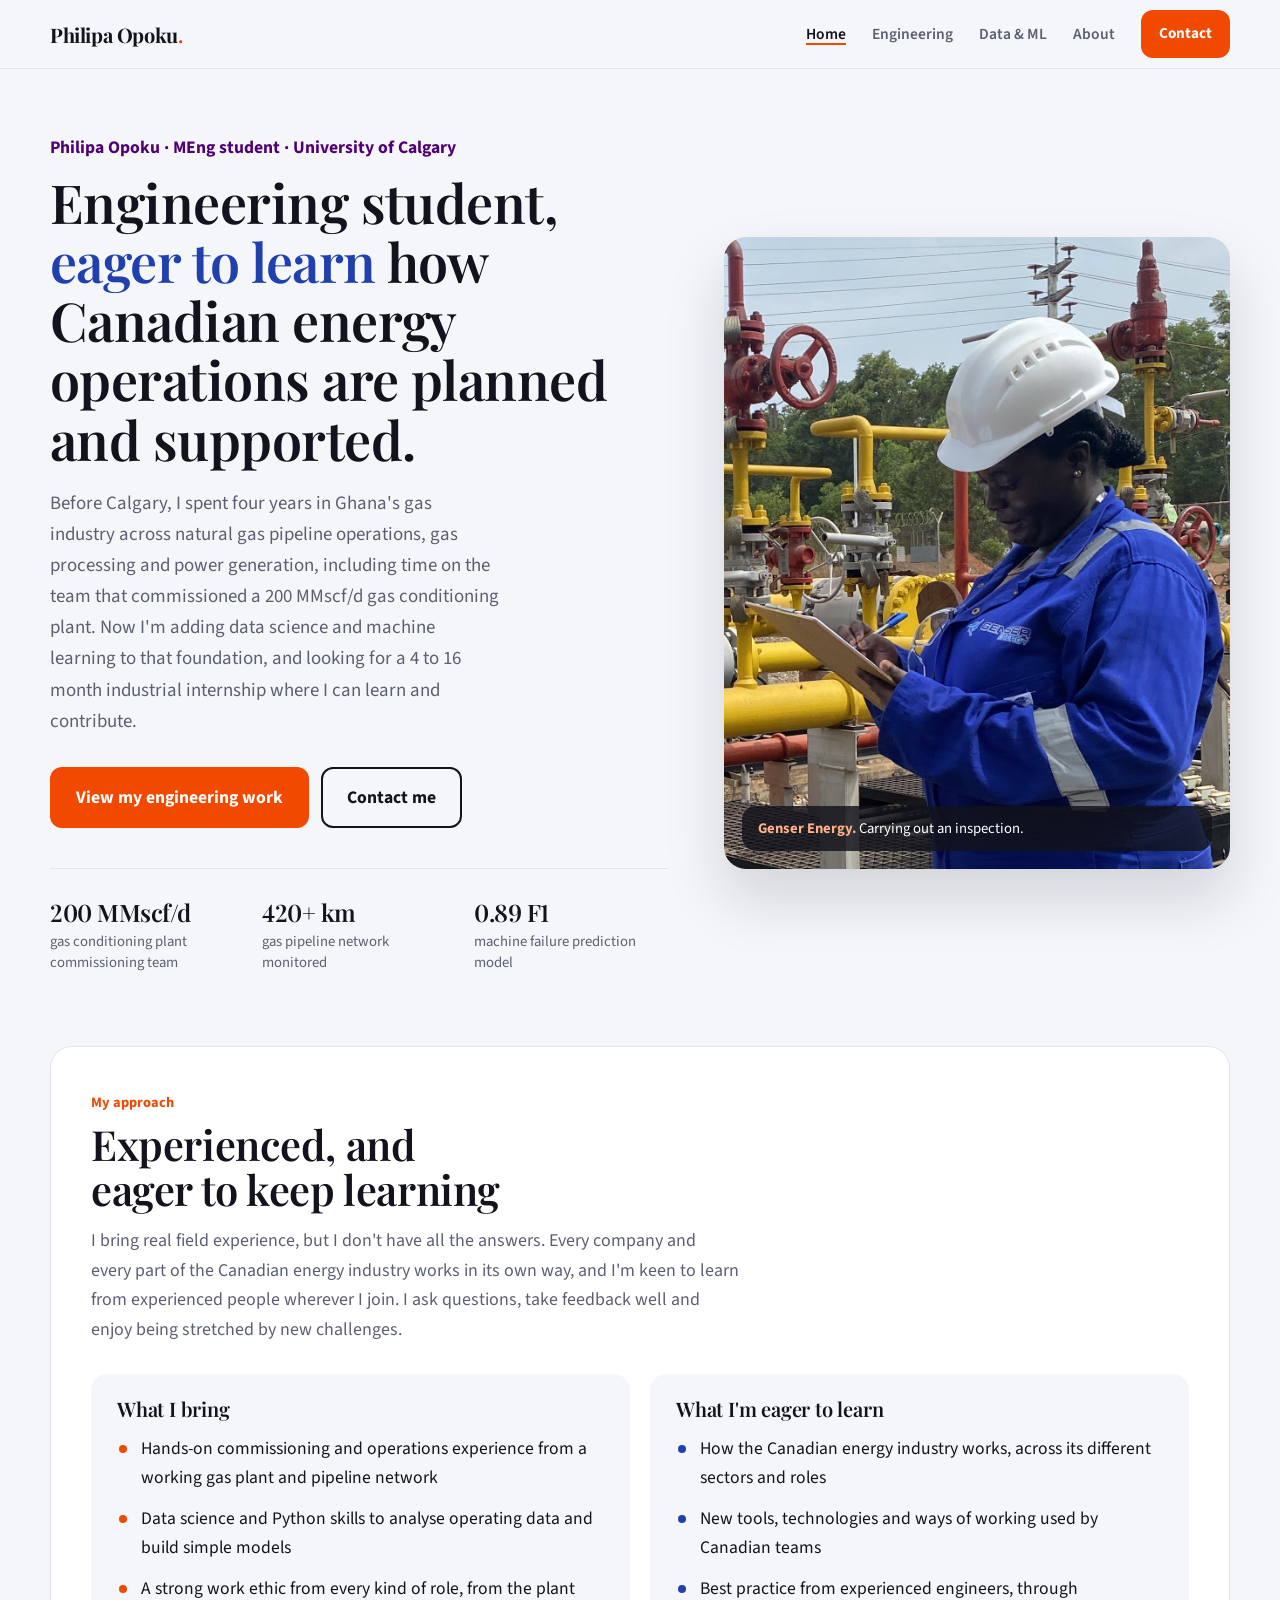
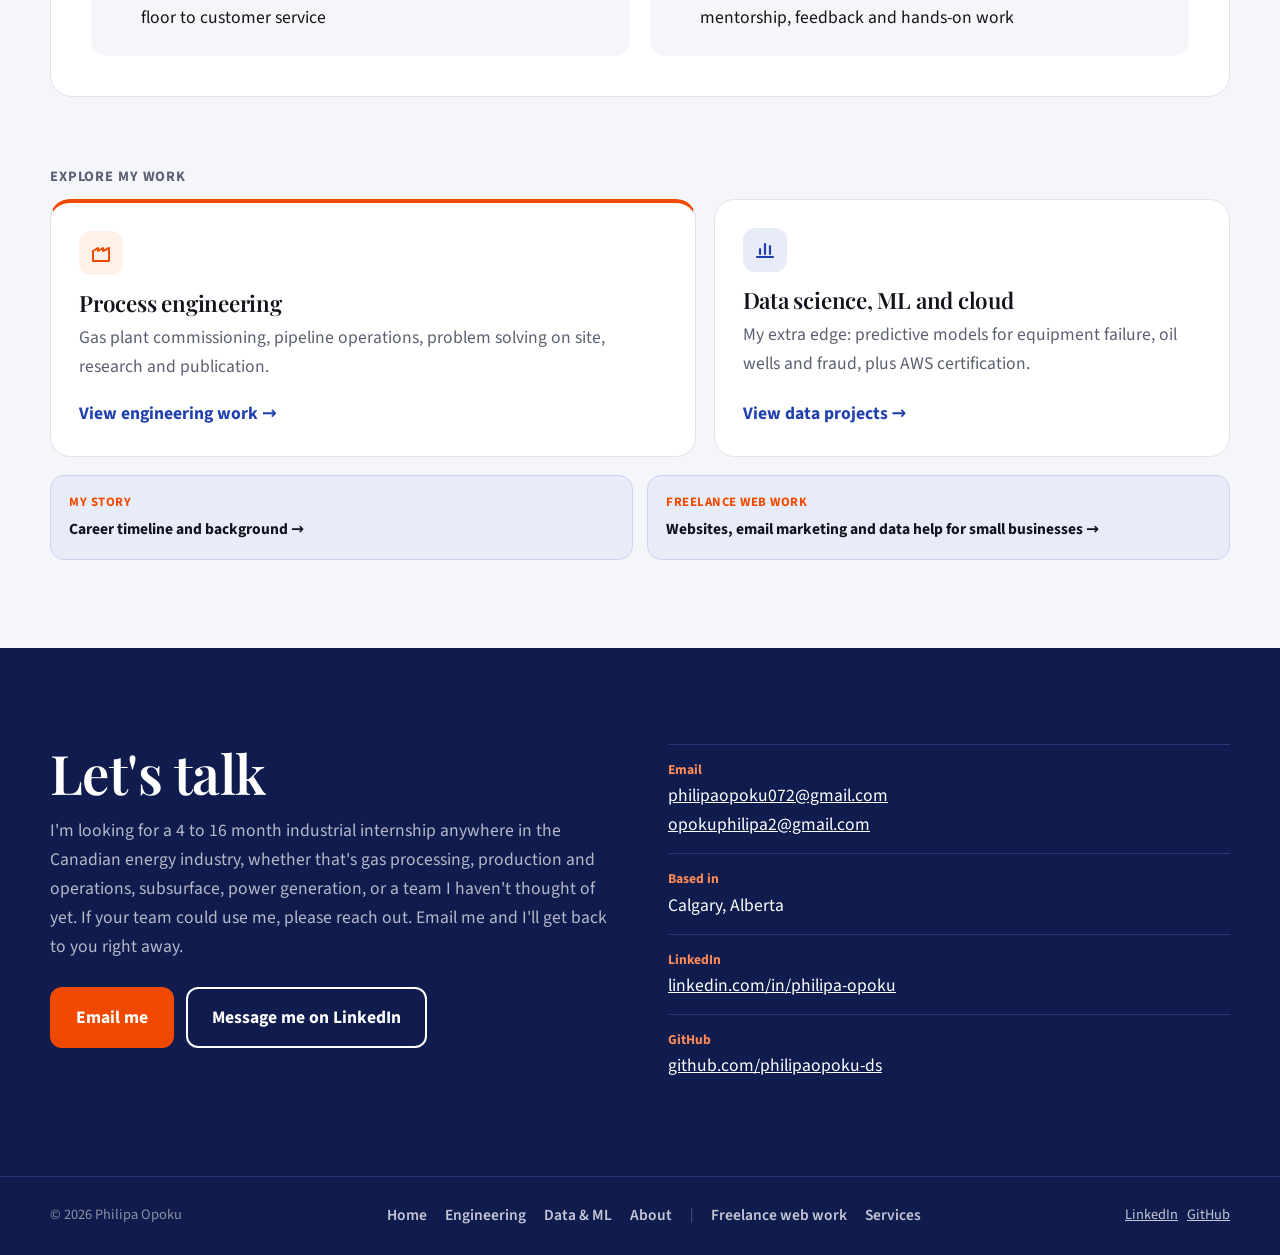
<file: index.html>
<!DOCTYPE html>
<html lang="en">
<head>
<meta charset="UTF-8">
<meta name="viewport" content="width=device-width, initial-scale=1">
<title>Philipa Opoku | Process Engineer, Calgary</title>
<meta name="description" content="Process and petroleum engineer with four years of energy industry experience in Ghana, now in Calgary, with data science and machine learning skills.">
<meta property="og:title" content="Philipa Opoku | Process Engineer, Calgary">
<meta property="og:description" content="Process and petroleum engineer with four years of energy industry experience in Ghana, now in Calgary, with data science and machine learning skills.">
<meta property="og:type" content="website">
<meta property="og:url" content="https://philipaopoku-ds.github.io/My_Portfolio_WEBSITE/">
<meta property="og:image" content="https://philipaopoku-ds.github.io/My_Portfolio_WEBSITE/images/valve.jpg">
<meta name="twitter:card" content="summary_large_image">
<link rel="canonical" href="https://philipaopoku-ds.github.io/My_Portfolio_WEBSITE/">
<link rel="icon" href="data:image/svg+xml,%3Csvg xmlns='http://www.w3.org/2000/svg' viewBox='0 0 64 64'%3E%3Crect width='64' height='64' rx='14' fill='%2312131C'/%3E%3Ctext x='32' y='42' font-family='Arial' font-weight='700' font-size='26' fill='%23fff' text-anchor='middle'%3EPO%3C/text%3E%3Ccircle cx='51' cy='41' r='4' fill='%23F14A00'/%3E%3C/svg%3E">
<script type="application/ld+json">
{"@context":"https://schema.org","@type":"Person","name":"Philipa Opoku","url":"https://philipaopoku-ds.github.io/My_Portfolio_WEBSITE/","image":"https://philipaopoku-ds.github.io/My_Portfolio_WEBSITE/images/profile.jpg",
"jobTitle":"Process Engineer","address":{"@type":"PostalAddress","addressLocality":"Calgary","addressRegion":"AB","addressCountry":"CA"},
"alumniOf":[{"@type":"CollegeOrUniversity","name":"University of Mines and Technology"},{"@type":"CollegeOrUniversity","name":"University of Calgary"}],
"knowsAbout":["Process engineering","Gas processing","Machine learning","Data science","Amazon Web Services","Web development","SEO","Email marketing"],
"sameAs":["https://www.linkedin.com/in/philipa-opoku","https://github.com/philipaopoku-ds"]}
</script>
<link rel="stylesheet" href="site.css">
</head>
<body>
<header class="site">
  <div class="wrap">
    <a class="brand" href="index.html">Philipa Opoku<span>.</span></a>
    <nav aria-label="Main">
      <button class="menu-toggle" aria-expanded="false" aria-controls="nav-list">Menu</button>
      <ul id="nav-list">
        <li><a href="index.html" aria-current="page">Home</a></li>
        <li><a href="engineering.html">Engineering</a></li>
        <li><a href="data.html">Data &amp; ML</a></li>
        <li><a href="about.html">About</a></li>
        <li><a class="btn btn-orange" href="#contact">Contact</a></li>
      </ul>
    </nav>
  </div>
</header>
<main id="top">
<section class="hero" aria-labelledby="hero-title">
  <div class="wrap">
    <div>
      <p class="hello">Philipa Opoku &middot; MEng student &middot; University of Calgary</p>
      <h1 id="hero-title">Engineering student, <span class="accent">eager to learn</span> how Canadian energy operations are planned and supported.</h1>
      <p class="lead">Before Calgary, I spent four years in Ghana's gas industry across natural gas pipeline operations, gas processing and power generation, including time on the team that commissioned a 200 MMscf/d gas conditioning plant. Now I'm adding data science and machine learning to that foundation, and looking for a 4 to 16 month industrial internship where I can learn and contribute.</p>
      <div class="actions">
        <a class="btn btn-orange" href="engineering.html">View my engineering work</a>
        <a class="btn btn-line" href="#contact">Contact me</a>
      </div>
      <div class="proof">
        <div><strong>200 MMscf/d</strong><span>gas conditioning plant commissioning team</span></div>
        <div><strong>420+ km</strong><span>gas pipeline network monitored</span></div>
        <div><strong>0.89 F1</strong><span>machine failure prediction model</span></div>
      </div>
    </div>
    <figure>
      <img src="images/hero-inspection.jpg" alt="Philipa in a white hard hat and blue coveralls recording readings on a clipboard among yellow gas pipework and red valves at a pipeline station" width="1160" height="1450">
      <figcaption><b>Genser Energy.</b> Carrying out an inspection.</figcaption>
    </figure>
  </div>
</section>

<section class="learn" aria-labelledby="learn-title">
  <div class="wrap">
    <div class="learn-head">
      <span class="tag">My approach</span>
      <h2 id="learn-title">Experienced, and eager to keep learning</h2>
      <p>I bring real field experience, but I don't have all the answers. Every company and every part of the Canadian energy industry works in its own way, and I'm keen to learn from experienced people wherever I join. I ask questions, take feedback well and enjoy being stretched by new challenges.</p>
    </div>
    <div class="learn-grid">
      <div class="learn-col">
        <h3>What I bring</h3>
        <ul>
          <li>Hands-on commissioning and operations experience from a working gas plant and pipeline network</li>
          <li>Data science and Python skills to analyse operating data and build simple models</li>
          <li>A strong work ethic from every kind of role, from the plant floor to customer service</li>
        </ul>
      </div>
      <div class="learn-col">
        <h3>What I'm eager to learn</h3>
        <ul>
          <li>How the Canadian energy industry works, across its different sectors and roles</li>
          <li>New tools, technologies and ways of working used by Canadian teams</li>
          <li>Best practice from experienced engineers, through mentorship, feedback and hands-on work</li>
        </ul>
      </div>
    </div>
  </div>
</section>

<section class="paths" id="explore" aria-labelledby="explore-title">
  <div class="wrap">
    <h2 class="hub-title" id="explore-title">Explore my work</h2>
    <div class="path-grid">
      <a class="path main" href="engineering.html"><span class="ic" style="background:#FFF0E8"><svg width="24" height="24" viewBox="0 0 24 24" aria-hidden="true"><path d="M4 20V10l5-3v3l5-3v3l6-3v13z" fill="none" stroke="#F14A00" stroke-width="2" stroke-linejoin="round"/></svg></span><h3>Process engineering</h3><p>Gas plant commissioning, pipeline operations, problem solving on site, research and publication.</p><span class="go">View engineering work &rarr;</span></a>
      <a class="path" href="data.html"><span class="ic" style="background:var(--soft)"><svg width="24" height="24" viewBox="0 0 24 24" aria-hidden="true"><path d="M4 19h16M7 16v-5M12 16V6M17 16v-8" stroke="#2040AE" stroke-width="2.2" stroke-linecap="round"/></svg></span><h3>Data science, ML and cloud</h3><p>My extra edge: predictive models for equipment failure, oil wells and fraud, plus AWS certification.</p><span class="go">View data projects &rarr;</span></a>
    </div>
    <div class="also-row two"><a href="about.html"><span>My story</span>Career timeline and background &rarr;</a><a href="web.html"><span>Freelance web work</span>Websites, email marketing and data help for small businesses &rarr;</a></div>
  </div>
</section>

<section class="block contact" id="contact" aria-labelledby="contact-title">
  <div class="wrap">
    <div>
      <h2 id="contact-title">Let's talk</h2>
      <p>I'm looking for a 4 to 16 month industrial internship anywhere in the Canadian energy industry, whether that's gas processing, production and operations, subsurface, power generation, or a team I haven't thought of yet. If your team could use me, please reach out. Email me and I'll get back to you right away.</p>
      <div class="contact-actions"><a class="btn btn-orange" href="mailto:philipaopoku072@gmail.com">Email me</a><a class="btn btn-ghost" href="https://www.linkedin.com/in/philipa-opoku" target="_blank" rel="noopener">Message me on LinkedIn</a></div>
    </div>
    <ul class="contact-list">
      <li><b>Email</b><a href="mailto:philipaopoku072@gmail.com">philipaopoku072@gmail.com</a><br><a href="mailto:opokuphilipa2@gmail.com">opokuphilipa2@gmail.com</a></li>
      <li><b>Based in</b><span>Calgary, Alberta</span></li>
      <li><b>LinkedIn</b><a href="https://www.linkedin.com/in/philipa-opoku" target="_blank" rel="noopener">linkedin.com/in/philipa-opoku</a></li>
      <li><b>GitHub</b><a href="https://github.com/philipaopoku-ds" target="_blank" rel="noopener">github.com/philipaopoku-ds</a></li>
    </ul>
  </div>
</section>
</main>
<footer>
  <div class="wrap">
    <span>© <span id="year">2026</span> Philipa Opoku</span>
    <nav class="foot-nav" aria-label="Footer"><a href="index.html">Home</a> <a href="engineering.html">Engineering</a> <a href="data.html">Data &amp; ML</a> <a href="about.html">About</a> <span class="foot-sep" aria-hidden="true">|</span> <a href="web.html">Freelance web work</a> <a href="services.html">Services</a></nav>
    <span><a href="https://www.linkedin.com/in/philipa-opoku" target="_blank" rel="noopener">LinkedIn</a> &nbsp; <a href="https://github.com/philipaopoku-ds" target="_blank" rel="noopener">GitHub</a></span>
  </div>
</footer>
<script>
document.getElementById('year').textContent = new Date().getFullYear();
const t = document.querySelector('.menu-toggle'), list = document.getElementById('nav-list');
t.addEventListener('click', () => { const o = list.classList.toggle('open'); t.setAttribute('aria-expanded', o); t.textContent = o ? 'Close' : 'Menu'; });
list.querySelectorAll('a').forEach(a => a.addEventListener('click', () => { list.classList.remove('open'); t.setAttribute('aria-expanded', false); t.textContent = 'Menu'; }));
</script>
</body>
</html>
</file>
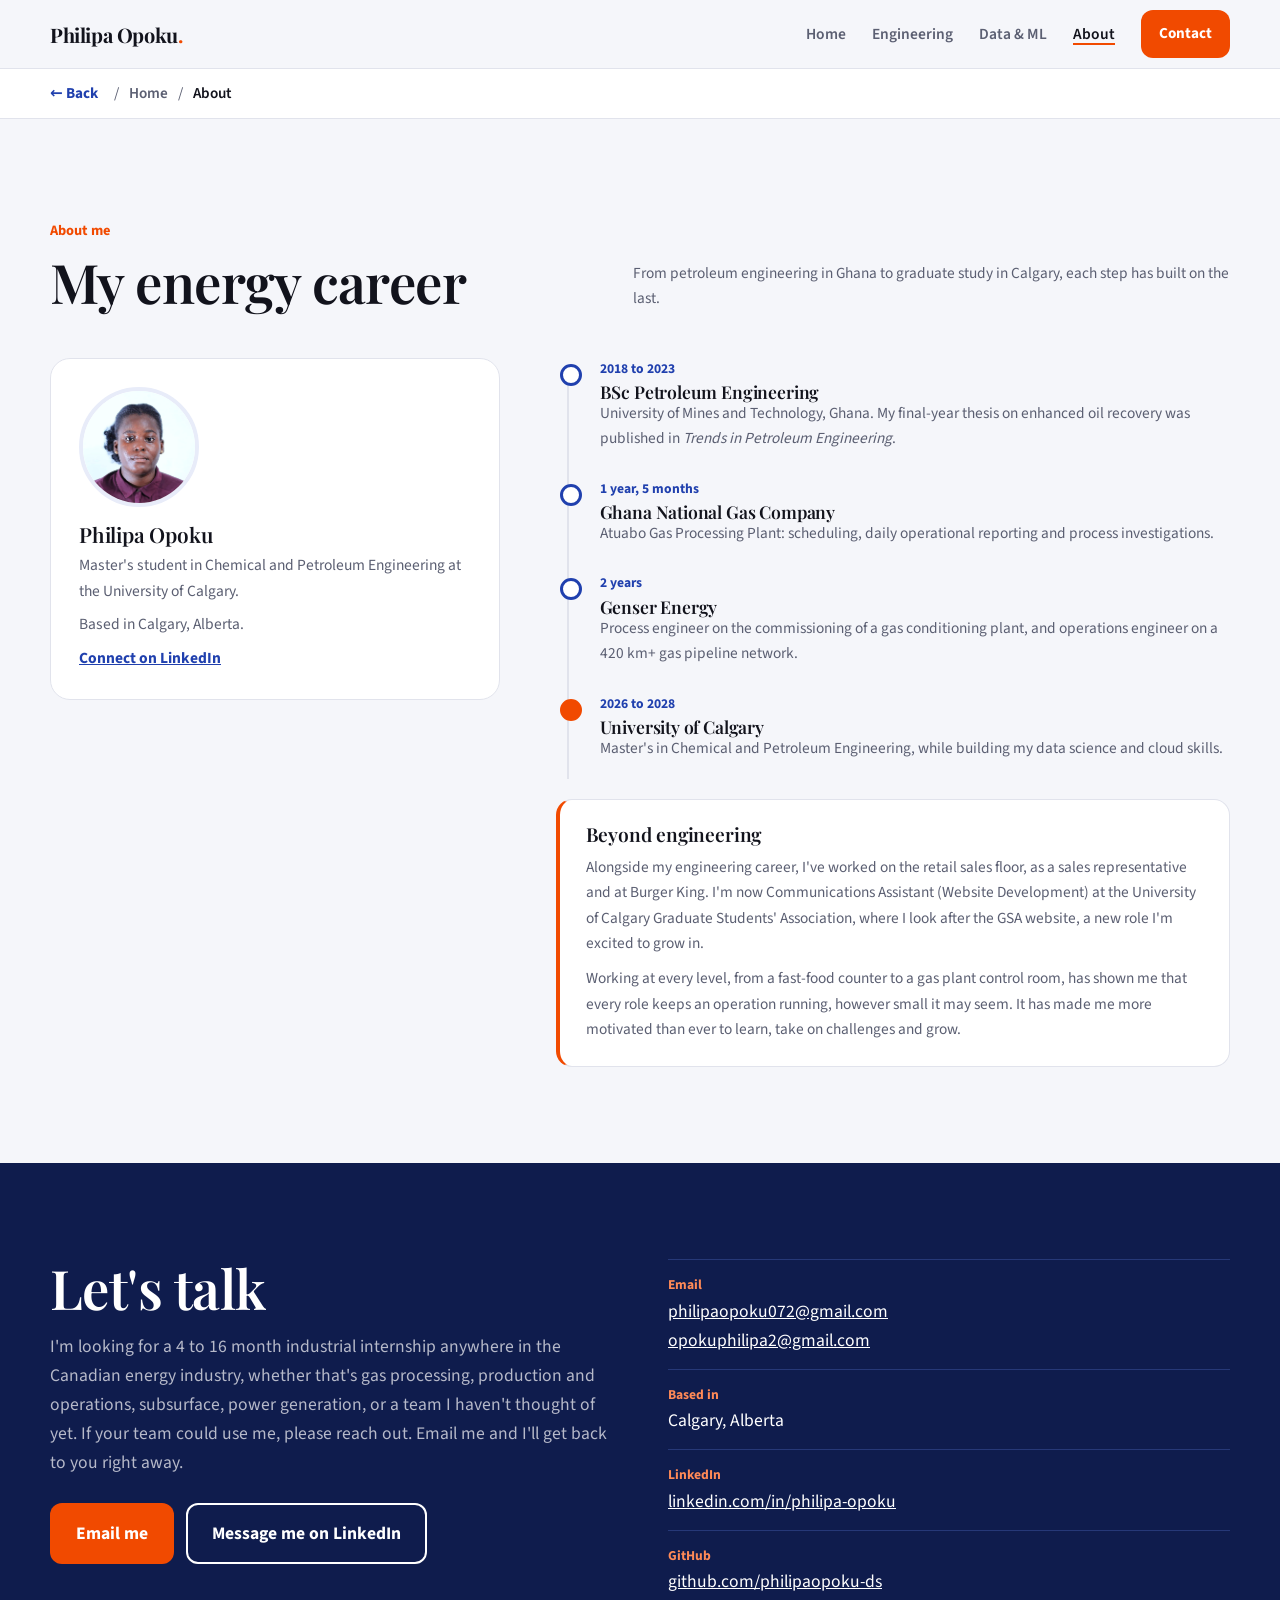
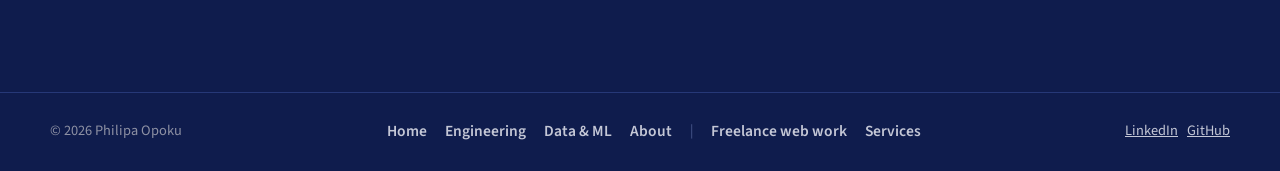
<file: about.html>
<!DOCTYPE html>
<html lang="en">
<head>
<meta charset="UTF-8">
<meta name="viewport" content="width=device-width, initial-scale=1">
<title>About | Philipa Opoku</title>
<meta name="description" content="Philipa Opoku: petroleum and process engineer from Ghana, now completing a Master's in Chemical and Petroleum Engineering at the University of Calgary.">
<meta property="og:title" content="About | Philipa Opoku">
<meta property="og:description" content="Philipa Opoku: petroleum and process engineer from Ghana, now completing a Master's in Chemical and Petroleum Engineering at the University of Calgary.">
<meta property="og:type" content="website">
<meta property="og:url" content="https://philipaopoku-ds.github.io/My_Portfolio_WEBSITE/about.html">
<meta property="og:image" content="https://philipaopoku-ds.github.io/My_Portfolio_WEBSITE/images/valve.jpg">
<meta name="twitter:card" content="summary_large_image">
<link rel="canonical" href="https://philipaopoku-ds.github.io/My_Portfolio_WEBSITE/about.html">
<link rel="icon" href="data:image/svg+xml,%3Csvg xmlns='http://www.w3.org/2000/svg' viewBox='0 0 64 64'%3E%3Crect width='64' height='64' rx='14' fill='%2312131C'/%3E%3Ctext x='32' y='42' font-family='Arial' font-weight='700' font-size='26' fill='%23fff' text-anchor='middle'%3EPO%3C/text%3E%3Ccircle cx='51' cy='41' r='4' fill='%23F14A00'/%3E%3C/svg%3E">

<link rel="stylesheet" href="site.css">
</head>
<body>
<header class="site">
  <div class="wrap">
    <a class="brand" href="index.html">Philipa Opoku<span>.</span></a>
    <nav aria-label="Main">
      <button class="menu-toggle" aria-expanded="false" aria-controls="nav-list">Menu</button>
      <ul id="nav-list">
        <li><a href="index.html">Home</a></li>
        <li><a href="engineering.html">Engineering</a></li>
        <li><a href="data.html">Data &amp; ML</a></li>
        <li><a href="about.html" aria-current="page">About</a></li>
        <li><a class="btn btn-orange" href="#contact">Contact</a></li>
      </ul>
    </nav>
  </div>
</header>
<main id="top">
<div class="crumbs"><div class="wrap"><a class="back" href="index.html" id="back-link">&larr; Back</a><span aria-hidden="true">/</span><a href="index.html">Home</a><span aria-hidden="true">/</span><span>About</span></div></div>
<section class="block journey" id="journey" aria-labelledby="journey-title">
  <div class="wrap">
    <div class="head">
      <div><span class="tag">About me</span><h1 id="journey-title">My energy career</h1></div>
      <p>From petroleum engineering in Ghana to graduate study in Calgary, each step has built on the last.</p>
    </div>
    <div class="journey-grid">
      <aside class="about-card">
        <img src="images/profile.jpg" alt="Portrait of Philipa Opoku" width="240" height="240" loading="lazy">
        <h3>Philipa Opoku</h3>
        <p>Master's student in Chemical and Petroleum Engineering at the University of Calgary.</p>
        <p>Based in Calgary, Alberta.</p>
        <p><a href="https://www.linkedin.com/in/philipa-opoku" target="_blank" rel="noopener" style="font-weight:700">Connect on LinkedIn</a></p>
      </aside>
      <div>
        <ol>
          <li><span class="when">2018 to 2023</span><h3>BSc Petroleum Engineering</h3><p>University of Mines and Technology, Ghana. My final-year thesis on enhanced oil recovery was published in <i>Trends in Petroleum Engineering</i>.</p></li>
          <li><span class="when">1 year, 5 months</span><h3>Ghana National Gas Company</h3><p>Atuabo Gas Processing Plant: scheduling, daily operational reporting and process investigations.</p></li>
          <li><span class="when">2 years</span><h3>Genser Energy</h3><p>Process engineer on the commissioning of a gas conditioning plant, and operations engineer on a 420 km+ gas pipeline network.</p></li>
          <li class="now"><span class="when">2026 to 2028</span><h3>University of Calgary</h3><p>Master's in Chemical and Petroleum Engineering, while building my data science and cloud skills.</p></li>
        </ol>
        <div class="beyond">
          <h3>Beyond engineering</h3>
          <p>Alongside my engineering career, I've worked on the retail sales floor, as a sales representative and at Burger King. I'm now Communications Assistant (Website Development) at the University of Calgary Graduate Students' Association, where I look after the GSA website, a new role I'm excited to grow in.</p>
          <p>Working at every level, from a fast-food counter to a gas plant control room, has shown me that every role keeps an operation running, however small it may seem. It has made me more motivated than ever to learn, take on challenges and grow.</p>
        </div>
      </div>
    </div>
  </div>
</section>

<section class="block contact" id="contact" aria-labelledby="contact-title">
  <div class="wrap">
    <div>
      <h2 id="contact-title">Let's talk</h2>
      <p>I'm looking for a 4 to 16 month industrial internship anywhere in the Canadian energy industry, whether that's gas processing, production and operations, subsurface, power generation, or a team I haven't thought of yet. If your team could use me, please reach out. Email me and I'll get back to you right away.</p>
      <div class="contact-actions"><a class="btn btn-orange" href="mailto:philipaopoku072@gmail.com">Email me</a><a class="btn btn-ghost" href="https://www.linkedin.com/in/philipa-opoku" target="_blank" rel="noopener">Message me on LinkedIn</a></div>
    </div>
    <ul class="contact-list">
      <li><b>Email</b><a href="mailto:philipaopoku072@gmail.com">philipaopoku072@gmail.com</a><br><a href="mailto:opokuphilipa2@gmail.com">opokuphilipa2@gmail.com</a></li>
      <li><b>Based in</b><span>Calgary, Alberta</span></li>
      <li><b>LinkedIn</b><a href="https://www.linkedin.com/in/philipa-opoku" target="_blank" rel="noopener">linkedin.com/in/philipa-opoku</a></li>
      <li><b>GitHub</b><a href="https://github.com/philipaopoku-ds" target="_blank" rel="noopener">github.com/philipaopoku-ds</a></li>
    </ul>
  </div>
</section>
</main>
<footer>
  <div class="wrap">
    <span>© <span id="year">2026</span> Philipa Opoku</span>
    <nav class="foot-nav" aria-label="Footer"><a href="index.html">Home</a> <a href="engineering.html">Engineering</a> <a href="data.html">Data &amp; ML</a> <a href="about.html">About</a> <span class="foot-sep" aria-hidden="true">|</span> <a href="web.html">Freelance web work</a> <a href="services.html">Services</a></nav>
    <span><a href="https://www.linkedin.com/in/philipa-opoku" target="_blank" rel="noopener">LinkedIn</a> &nbsp; <a href="https://github.com/philipaopoku-ds" target="_blank" rel="noopener">GitHub</a></span>
  </div>
</footer>
<script>
document.getElementById('year').textContent = new Date().getFullYear();
const t = document.querySelector('.menu-toggle'), list = document.getElementById('nav-list');
t.addEventListener('click', () => { const o = list.classList.toggle('open'); t.setAttribute('aria-expanded', o); t.textContent = o ? 'Close' : 'Menu'; });
list.querySelectorAll('a').forEach(a => a.addEventListener('click', () => { list.classList.remove('open'); t.setAttribute('aria-expanded', false); t.textContent = 'Menu'; }));
const back = document.getElementById('back-link');
if (back) back.addEventListener('click', e => { if (document.referrer && new URL(document.referrer).host === location.host && history.length > 1) { e.preventDefault(); history.back(); } });
</script>
</body>
</html>
</file>
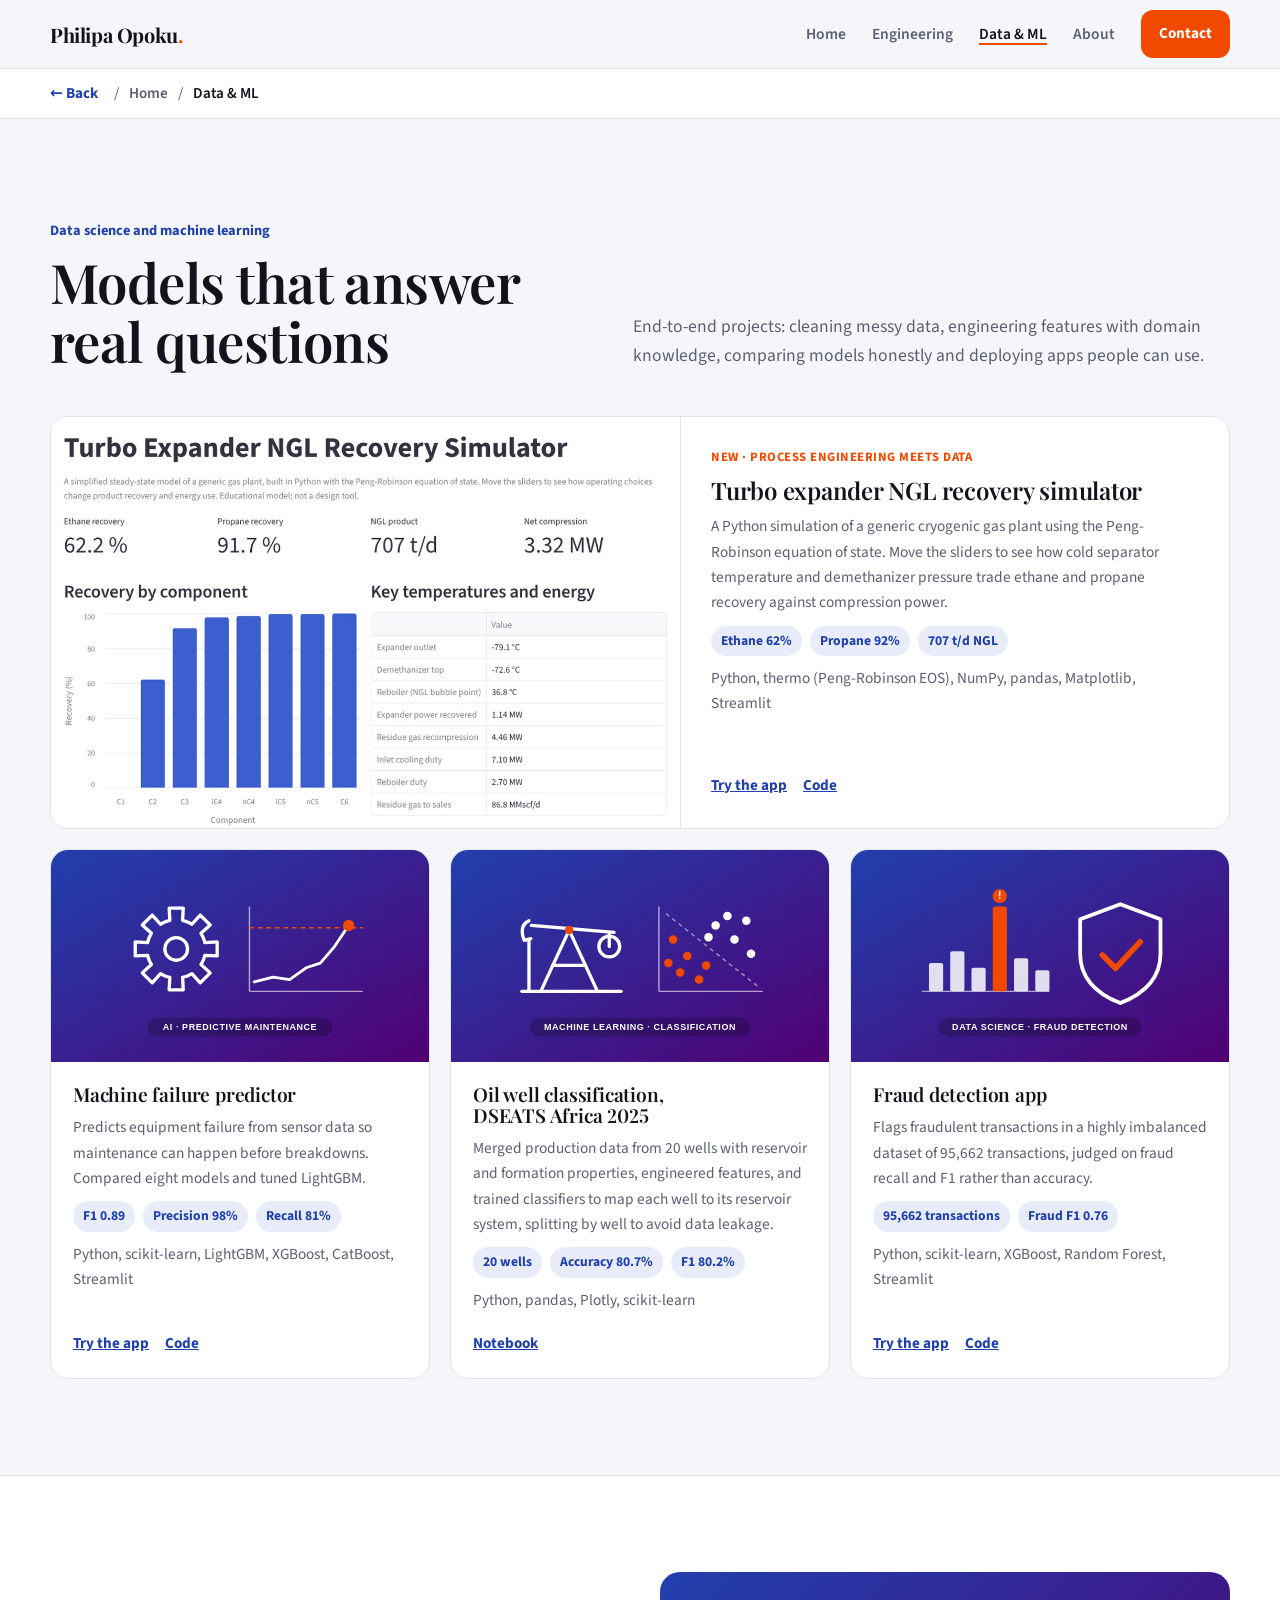
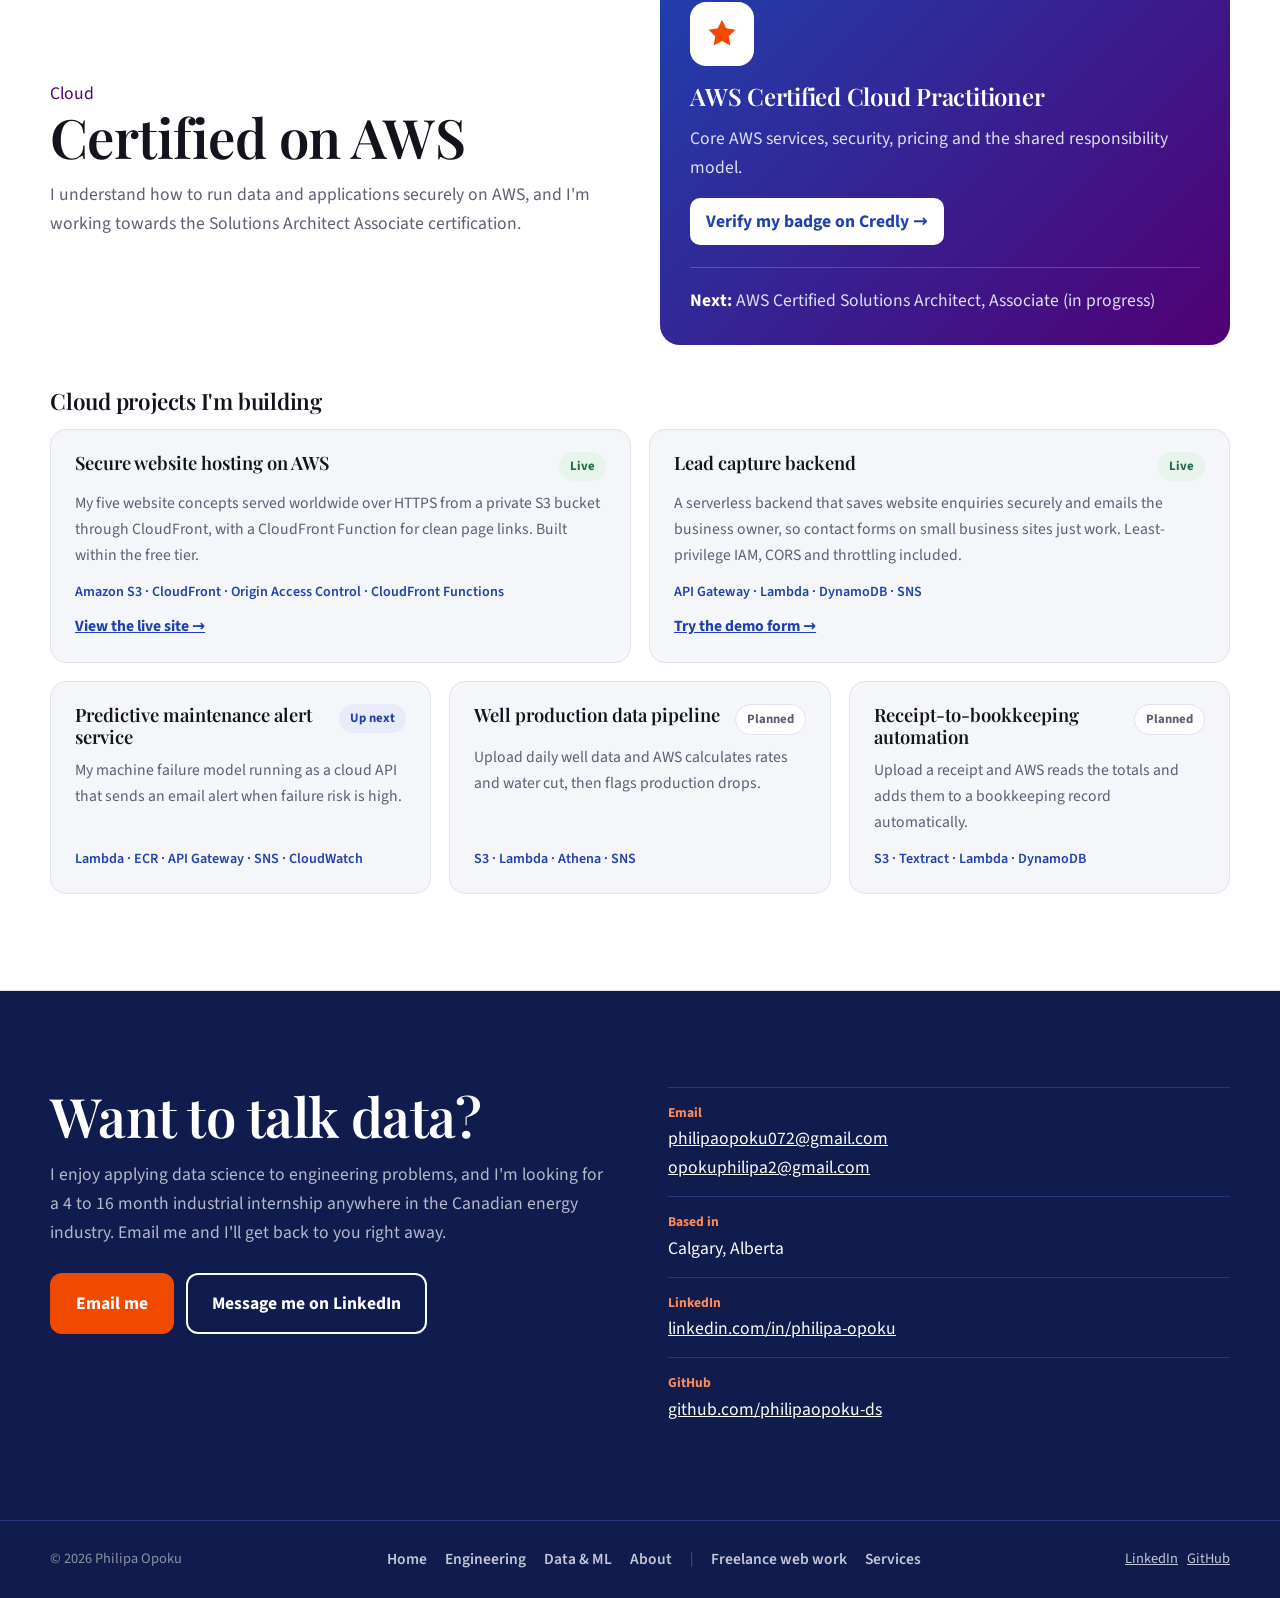
<file: data.html>
<!DOCTYPE html>
<html lang="en">
<head>
<meta charset="UTF-8">
<meta name="viewport" content="width=device-width, initial-scale=1">
<title>Data Science, ML and Cloud | Philipa Opoku</title>
<meta name="description" content="Machine learning projects for equipment failure prediction, oil well classification and fraud detection, and AWS Cloud Practitioner certification.">
<meta property="og:title" content="Data Science, ML and Cloud | Philipa Opoku">
<meta property="og:description" content="Machine learning projects for equipment failure prediction, oil well classification and fraud detection, and AWS Cloud Practitioner certification.">
<meta property="og:type" content="website">
<meta property="og:url" content="https://philipaopoku-ds.github.io/My_Portfolio_WEBSITE/data.html">
<meta property="og:image" content="https://philipaopoku-ds.github.io/My_Portfolio_WEBSITE/images/valve.jpg">
<meta name="twitter:card" content="summary_large_image">
<link rel="canonical" href="https://philipaopoku-ds.github.io/My_Portfolio_WEBSITE/data.html">
<link rel="icon" href="data:image/svg+xml,%3Csvg xmlns='http://www.w3.org/2000/svg' viewBox='0 0 64 64'%3E%3Crect width='64' height='64' rx='14' fill='%2312131C'/%3E%3Ctext x='32' y='42' font-family='Arial' font-weight='700' font-size='26' fill='%23fff' text-anchor='middle'%3EPO%3C/text%3E%3Ccircle cx='51' cy='41' r='4' fill='%23F14A00'/%3E%3C/svg%3E">

<link rel="stylesheet" href="site.css">
</head>
<body>
<header class="site">
  <div class="wrap">
    <a class="brand" href="index.html">Philipa Opoku<span>.</span></a>
    <nav aria-label="Main">
      <button class="menu-toggle" aria-expanded="false" aria-controls="nav-list">Menu</button>
      <ul id="nav-list">
        <li><a href="index.html">Home</a></li>
        <li><a href="engineering.html">Engineering</a></li>
        <li><a href="data.html" aria-current="page">Data &amp; ML</a></li>
        <li><a href="about.html">About</a></li>
        <li><a class="btn btn-orange" href="#contact">Contact</a></li>
      </ul>
    </nav>
  </div>
</header>
<main id="top">
<div class="crumbs"><div class="wrap"><a class="back" href="index.html" id="back-link">&larr; Back</a><span aria-hidden="true">/</span><a href="index.html">Home</a><span aria-hidden="true">/</span><span>Data &amp; ML</span></div></div>
<section class="block" id="data" aria-labelledby="data-title">
  <div class="wrap">
    <div class="head">
      <div><span class="tag" style="color:var(--blue)">Data science and machine learning</span><h1 id="data-title">Models that answer real questions</h1></div>
      <p>End-to-end projects: cleaning messy data, engineering features with domain knowledge, comparing models honestly and deploying apps people can use.</p>
    </div>
    <div class="projects">
      <article class="project feature">
        <img src="images/project-ngl.jpg" alt="Screenshot of the NGL recovery simulator showing ethane recovery, propane recovery, NGL product and compression power, with a recovery-by-component bar chart" width="1200" height="784" loading="lazy">
        <div class="body">
          <span class="new">New &middot; Process engineering meets data</span>
          <h3>Turbo expander NGL recovery simulator</h3>
          <p>A Python simulation of a generic cryogenic gas plant using the Peng-Robinson equation of state. Move the sliders to see how cold separator temperature and demethanizer pressure trade ethane and propane recovery against compression power.</p>
          <div class="metrics"><span>Ethane 62%</span><span>Propane 92%</span><span>707 t/d NGL</span></div>
          <p class="stack">Python, thermo (Peng-Robinson EOS), NumPy, pandas, Matplotlib, Streamlit</p>
          <div class="links"><a href="https://ngl-recovery-simulator.streamlit.app/" target="_blank" rel="noopener">Try the app</a><a href="https://github.com/philipaopoku-ds/ngl-recovery-simulator" target="_blank" rel="noopener">Code</a></div>
        </div>
      </article>
      <article class="project">
        <img src="images/project-machine-failure.svg" alt="Illustration of a machine gear beside a rising trend line" width="800" height="450" loading="lazy">
        <div class="body">
          <h3>Machine failure predictor</h3>
          <p>Predicts equipment failure from sensor data so maintenance can happen before breakdowns. Compared eight models and tuned LightGBM.</p>
          <div class="metrics"><span>F1 0.89</span><span>Precision 98%</span><span>Recall 81%</span></div>
          <p class="stack">Python, scikit-learn, LightGBM, XGBoost, CatBoost, Streamlit</p>
          <div class="links"><a href="https://smart-maintenance.streamlit.app/" target="_blank" rel="noopener">Try the app</a><a href="https://github.com/philipaopoku-ds/Predictive-Maintenance-Modelling-" target="_blank" rel="noopener">Code</a></div>
        </div>
      </article>
      <article class="project">
        <img src="images/project-oil-wells.svg" alt="Illustration of an oil pumpjack beside a classification chart" width="800" height="450" loading="lazy">
        <div class="body">
          <h3>Oil well classification, DSEATS Africa 2025</h3>
          <p>Merged production data from 20 wells with reservoir and formation properties, engineered features, and trained classifiers to map each well to its reservoir system, splitting by well to avoid data leakage.</p>
          <div class="metrics"><span>20 wells</span><span>Accuracy 80.7%</span><span>F1 80.2%</span></div>
          <p class="stack">Python, pandas, Plotly, scikit-learn</p>
          <div class="links"><a href="https://github.com/philipaopoku-ds/DSEATS-AFRICA-2025/blob/main/DSEATS_Africa_2025_Classification.ipynb" target="_blank" rel="noopener">Notebook</a></div>
        </div>
      </article>
      <article class="project">
        <img src="images/project-fraud-detection.svg" alt="Illustration of transaction bars with one flagged next to a shield" width="800" height="450" loading="lazy">
        <div class="body">
          <h3>Fraud detection app</h3>
          <p>Flags fraudulent transactions in a highly imbalanced dataset of 95,662 transactions, judged on fraud recall and F1 rather than accuracy.</p>
          <div class="metrics"><span>95,662 transactions</span><span>Fraud F1 0.76</span></div>
          <p class="stack">Python, scikit-learn, XGBoost, Random Forest, Streamlit</p>
          <div class="links"><a href="https://fraud-detection-by-phil.streamlit.app/" target="_blank" rel="noopener">Try the app</a><a href="https://github.com/philipaopoku-ds/Fraud-Detection" target="_blank" rel="noopener">Code</a></div>
        </div>
      </article>
    </div>
  </div>
</section>

<section class="block cloud" id="cloud" aria-labelledby="cloud-title">
  <div class="wrap">
    <div class="cloud-one">
      <div><span class="tag" style="color:var(--plum)">Cloud</span><h2 id="cloud-title">Certified on AWS</h2>
      <p>I understand how to run data and applications securely on AWS, and I'm working towards the Solutions Architect Associate certification.</p></div>
      <div class="cert">
        <div class="badge"><svg width="34" height="34" viewBox="0 0 24 24" aria-hidden="true"><path d="M12 2l3 6 6.5 1-4.7 4.6 1.1 6.5L12 17l-5.9 3.1 1.1-6.5L2.5 9 9 8z" fill="#F14A00"/></svg></div>
        <h3>AWS Certified Cloud Practitioner</h3>
        <p>Core AWS services, security, pricing and the shared responsibility model.</p>
        <p class="verify"><a href="https://www.credly.com/users/philipa-opoku/badges/credly" target="_blank" rel="noopener">Verify my badge on Credly &rarr;</a></p>
        <p class="next"><b>Next:</b> AWS Certified Solutions Architect, Associate (in progress)</p>
      </div>
    </div>
    <div class="builds">
      <h3 class="builds-title">Cloud projects I'm building</h3>
      <div class="build-grid">
        <article class="build">
          <div class="build-top"><h4>Secure website hosting on AWS</h4><span class="pill live">Live</span></div>
          <p>My five website concepts served worldwide over HTTPS from a private S3 bucket through CloudFront, with a CloudFront Function for clean page links. Built within the free tier.</p>
          <p class="aws">Amazon S3 &middot; CloudFront &middot; Origin Access Control &middot; CloudFront Functions</p>
          <p class="build-link"><a href="https://d2oytk3ycuqnei.cloudfront.net/" target="_blank" rel="noopener">View the live site &rarr;</a></p>
        </article>
        <article class="build">
          <div class="build-top"><h4>Lead capture backend</h4><span class="pill live">Live</span></div>
          <p>A serverless backend that saves website enquiries securely and emails the business owner, so contact forms on small business sites just work. Least-privilege IAM, CORS and throttling included.</p>
          <p class="aws">API Gateway &middot; Lambda &middot; DynamoDB &middot; SNS</p>
          <p class="build-link"><a href="https://d2oytk3ycuqnei.cloudfront.net/engineering/#contact" target="_blank" rel="noopener">Try the demo form &rarr;</a></p>
        </article>
        <article class="build">
          <div class="build-top"><h4>Predictive maintenance alert service</h4><span class="pill next-up">Up next</span></div>
          <p>My machine failure model running as a cloud API that sends an email alert when failure risk is high.</p>
          <p class="aws">Lambda &middot; ECR &middot; API Gateway &middot; SNS &middot; CloudWatch</p>
        </article>
        <article class="build">
          <div class="build-top"><h4>Well production data pipeline</h4><span class="pill planned">Planned</span></div>
          <p>Upload daily well data and AWS calculates rates and water cut, then flags production drops.</p>
          <p class="aws">S3 &middot; Lambda &middot; Athena &middot; SNS</p>
        </article>
        <article class="build">
          <div class="build-top"><h4>Receipt-to-bookkeeping automation</h4><span class="pill planned">Planned</span></div>
          <p>Upload a receipt and AWS reads the totals and adds them to a bookkeeping record automatically.</p>
          <p class="aws">S3 &middot; Textract &middot; Lambda &middot; DynamoDB</p>
        </article>
      </div>
    </div>
  </div>
</section>

<section class="block contact" id="contact" aria-labelledby="contact-title">
  <div class="wrap">
    <div>
      <h2 id="contact-title">Want to talk data?</h2>
      <p>I enjoy applying data science to engineering problems, and I'm looking for a 4 to 16 month industrial internship anywhere in the Canadian energy industry. Email me and I'll get back to you right away.</p>
      <div class="contact-actions"><a class="btn btn-orange" href="mailto:philipaopoku072@gmail.com">Email me</a><a class="btn btn-ghost" href="https://www.linkedin.com/in/philipa-opoku" target="_blank" rel="noopener">Message me on LinkedIn</a></div>
    </div>
    <ul class="contact-list">
      <li><b>Email</b><a href="mailto:philipaopoku072@gmail.com">philipaopoku072@gmail.com</a><br><a href="mailto:opokuphilipa2@gmail.com">opokuphilipa2@gmail.com</a></li>
      <li><b>Based in</b><span>Calgary, Alberta</span></li>
      <li><b>LinkedIn</b><a href="https://www.linkedin.com/in/philipa-opoku" target="_blank" rel="noopener">linkedin.com/in/philipa-opoku</a></li>
      <li><b>GitHub</b><a href="https://github.com/philipaopoku-ds" target="_blank" rel="noopener">github.com/philipaopoku-ds</a></li>
    </ul>
  </div>
</section>
</main>
<footer>
  <div class="wrap">
    <span>© <span id="year">2026</span> Philipa Opoku</span>
    <nav class="foot-nav" aria-label="Footer"><a href="index.html">Home</a> <a href="engineering.html">Engineering</a> <a href="data.html">Data &amp; ML</a> <a href="about.html">About</a> <span class="foot-sep" aria-hidden="true">|</span> <a href="web.html">Freelance web work</a> <a href="services.html">Services</a></nav>
    <span><a href="https://www.linkedin.com/in/philipa-opoku" target="_blank" rel="noopener">LinkedIn</a> &nbsp; <a href="https://github.com/philipaopoku-ds" target="_blank" rel="noopener">GitHub</a></span>
  </div>
</footer>
<script>
document.getElementById('year').textContent = new Date().getFullYear();
const t = document.querySelector('.menu-toggle'), list = document.getElementById('nav-list');
t.addEventListener('click', () => { const o = list.classList.toggle('open'); t.setAttribute('aria-expanded', o); t.textContent = o ? 'Close' : 'Menu'; });
list.querySelectorAll('a').forEach(a => a.addEventListener('click', () => { list.classList.remove('open'); t.setAttribute('aria-expanded', false); t.textContent = 'Menu'; }));
const back = document.getElementById('back-link');
if (back) back.addEventListener('click', e => { if (document.referrer && new URL(document.referrer).host === location.host && history.length > 1) { e.preventDefault(); history.back(); } });
</script>
</body>
</html>
</file>
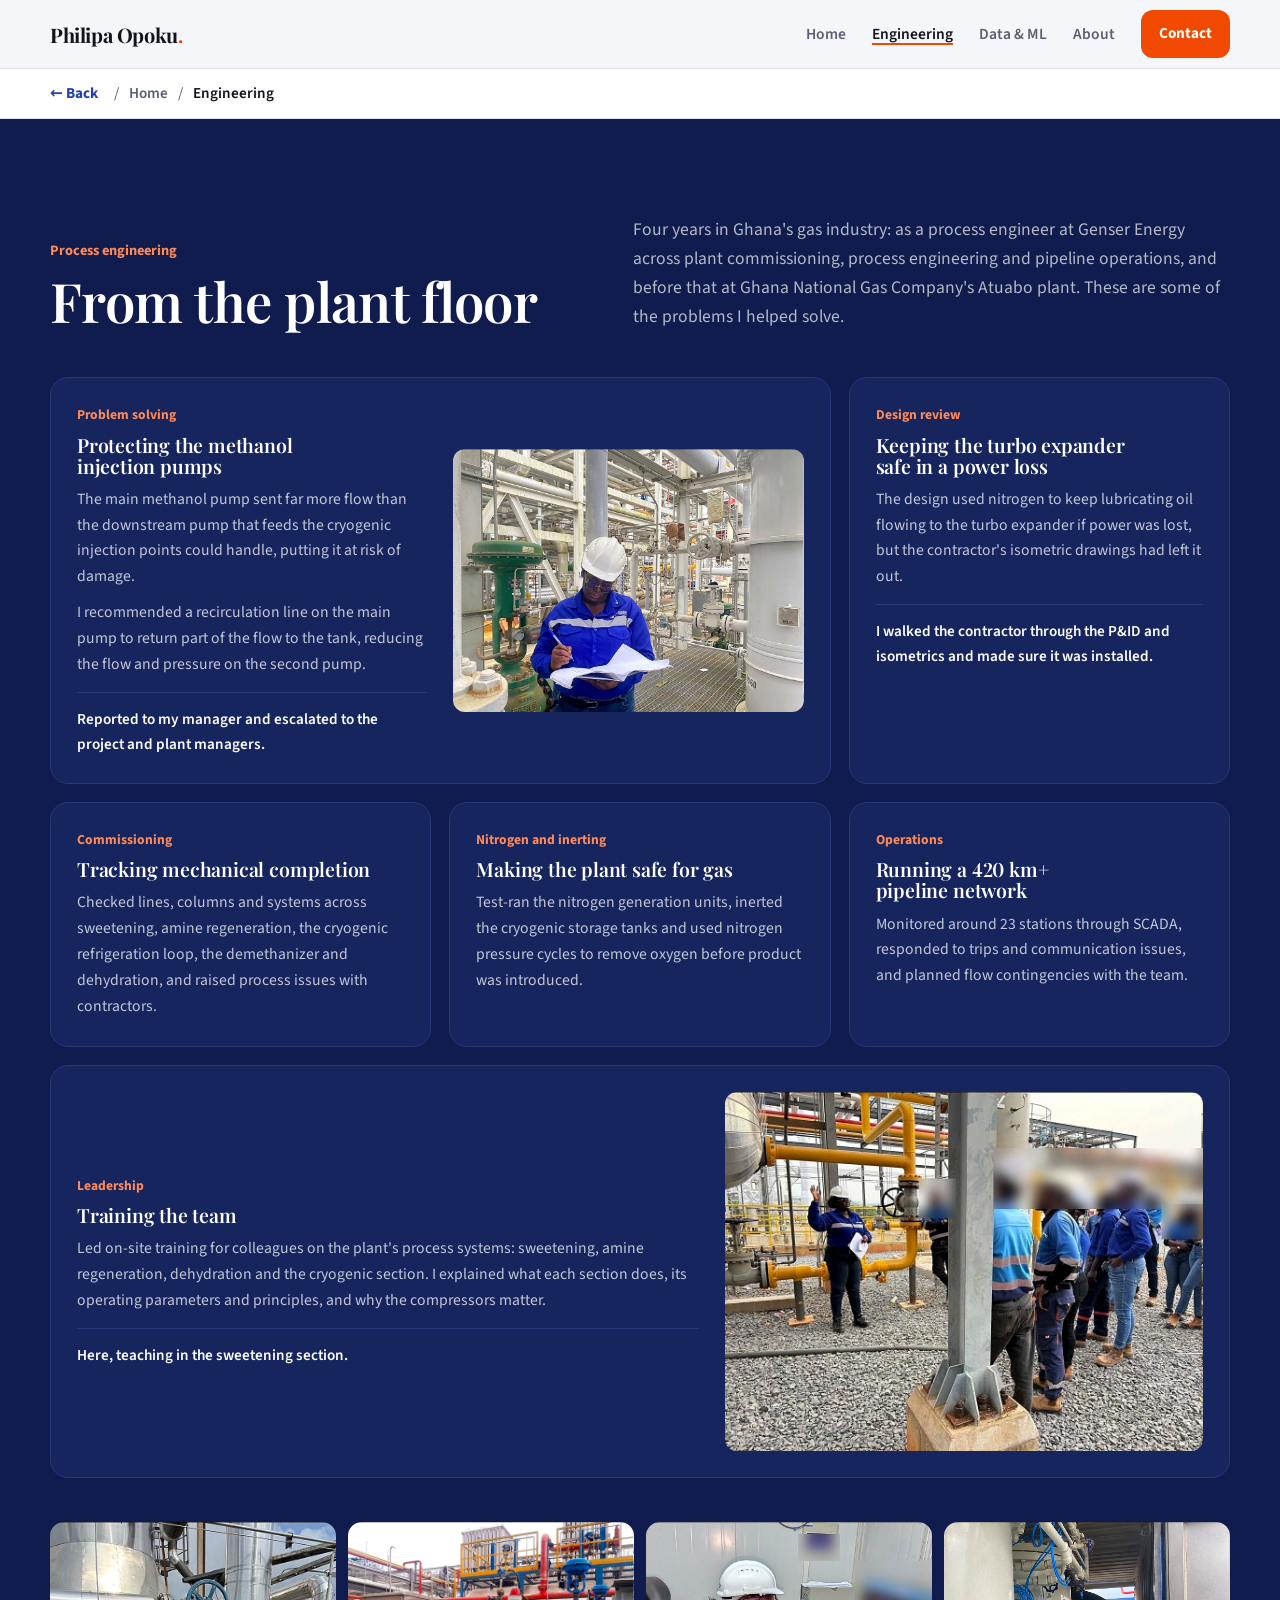
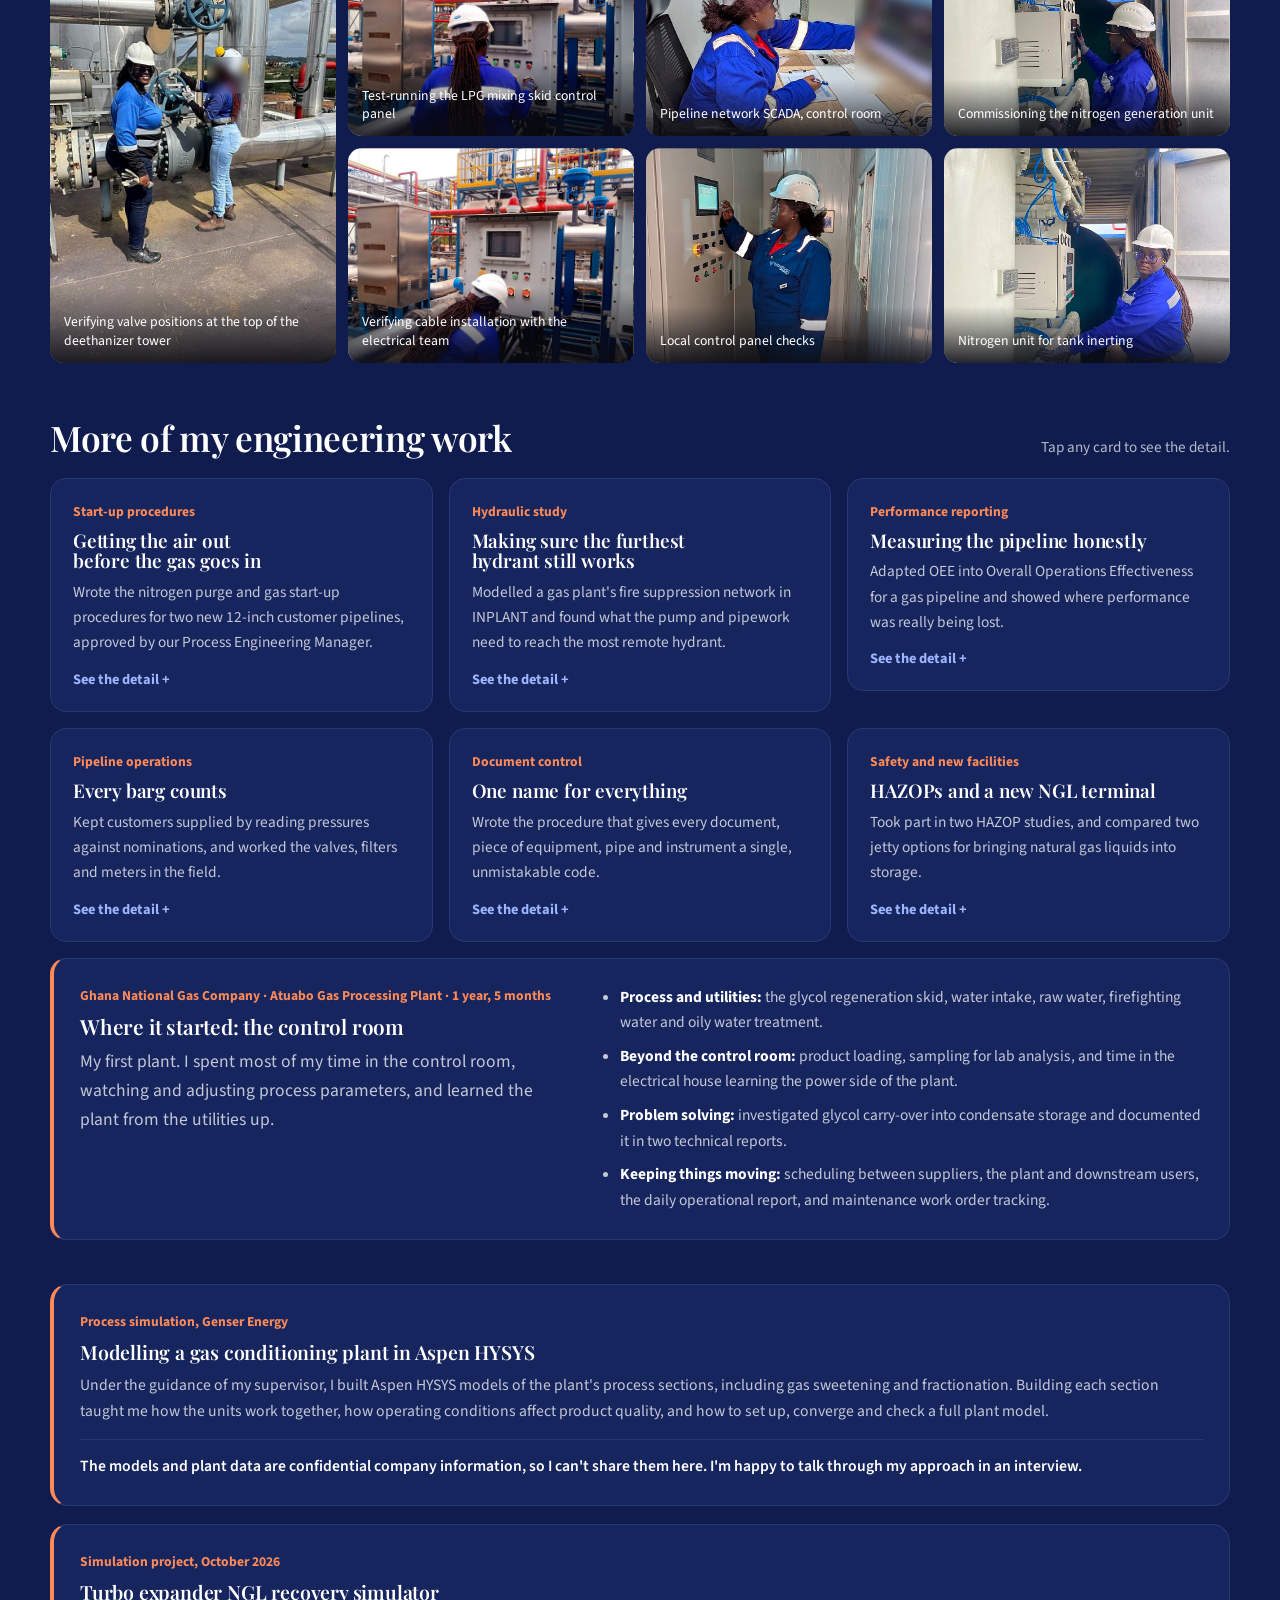
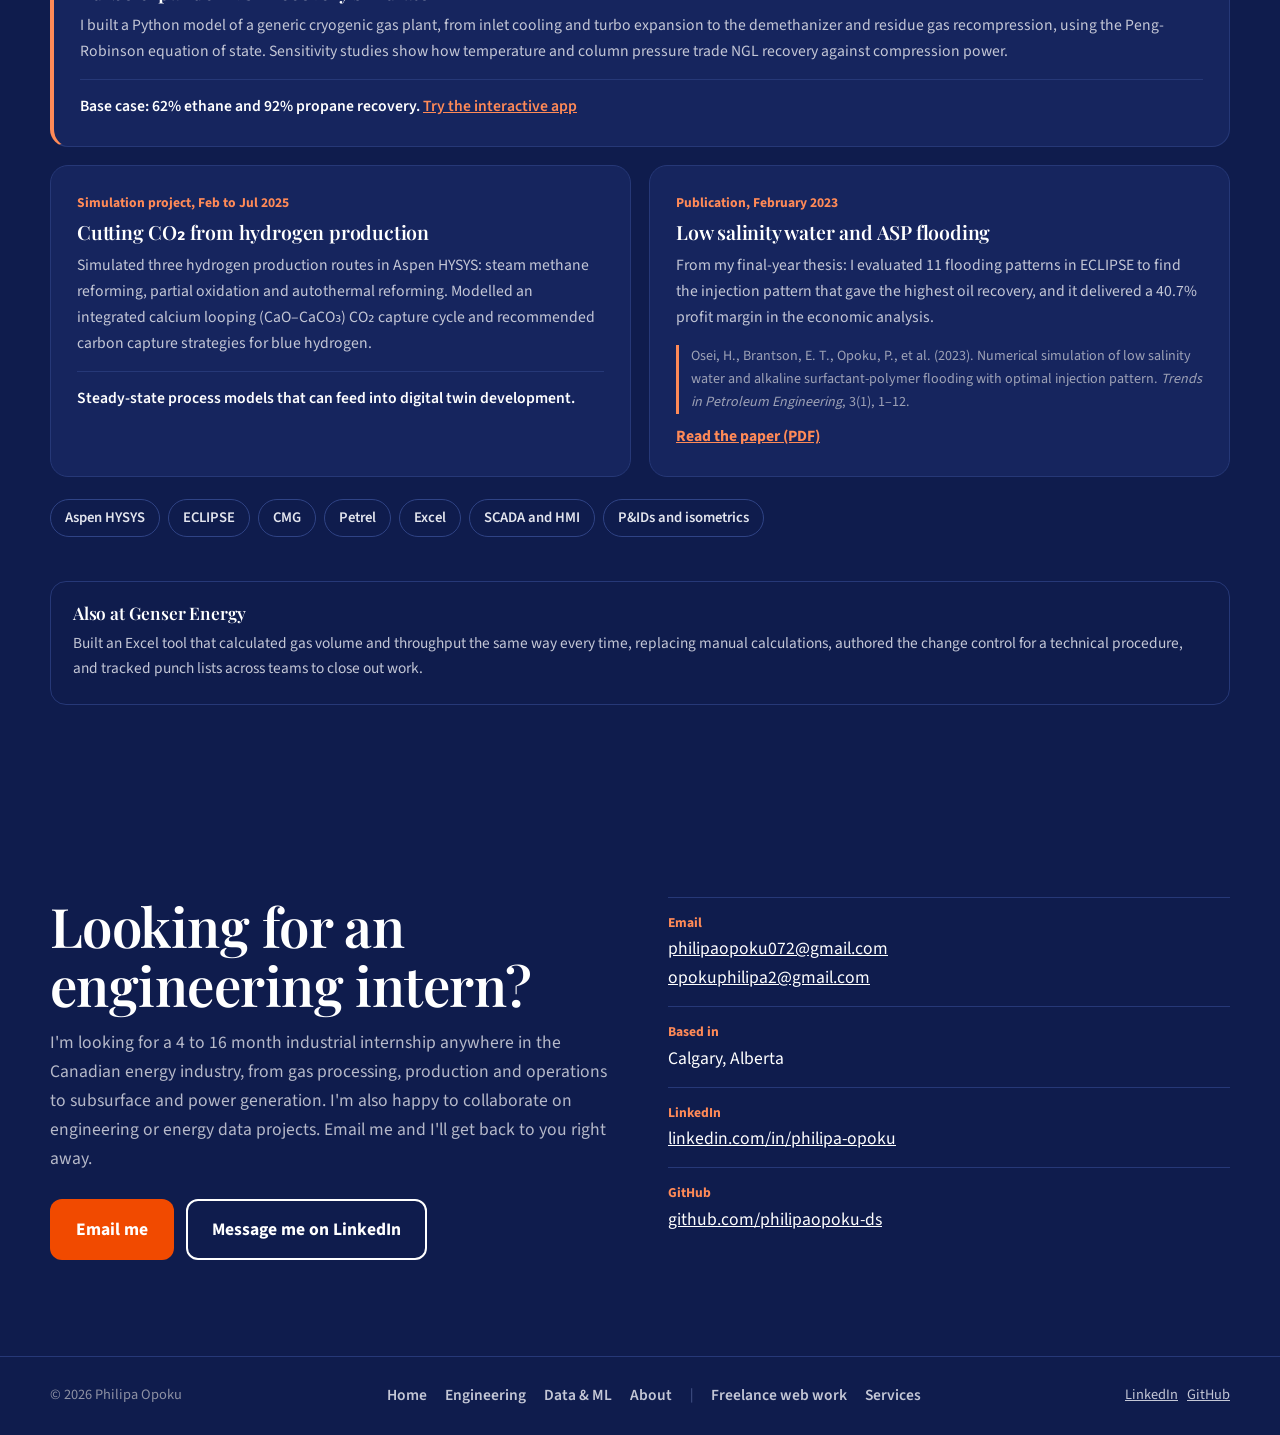
<file: engineering.html>
<!DOCTYPE html>
<html lang="en">
<head>
<meta charset="UTF-8">
<meta name="viewport" content="width=device-width, initial-scale=1">
<title>Process Engineering | Philipa Opoku</title>
<meta name="description" content="Gas plant commissioning and pipeline operations at Genser Energy and Ghana National Gas Company, plus research in reservoir simulation and hydrogen production.">
<meta property="og:title" content="Process Engineering | Philipa Opoku">
<meta property="og:description" content="Gas plant commissioning and pipeline operations at Genser Energy and Ghana National Gas Company, plus research in reservoir simulation and hydrogen production.">
<meta property="og:type" content="website">
<meta property="og:url" content="https://philipaopoku-ds.github.io/My_Portfolio_WEBSITE/engineering.html">
<meta property="og:image" content="https://philipaopoku-ds.github.io/My_Portfolio_WEBSITE/images/valve.jpg">
<meta name="twitter:card" content="summary_large_image">
<link rel="canonical" href="https://philipaopoku-ds.github.io/My_Portfolio_WEBSITE/engineering.html">
<link rel="icon" href="data:image/svg+xml,%3Csvg xmlns='http://www.w3.org/2000/svg' viewBox='0 0 64 64'%3E%3Crect width='64' height='64' rx='14' fill='%2312131C'/%3E%3Ctext x='32' y='42' font-family='Arial' font-weight='700' font-size='26' fill='%23fff' text-anchor='middle'%3EPO%3C/text%3E%3Ccircle cx='51' cy='41' r='4' fill='%23F14A00'/%3E%3C/svg%3E">

<link rel="stylesheet" href="site.css">
</head>
<body>
<header class="site">
  <div class="wrap">
    <a class="brand" href="index.html">Philipa Opoku<span>.</span></a>
    <nav aria-label="Main">
      <button class="menu-toggle" aria-expanded="false" aria-controls="nav-list">Menu</button>
      <ul id="nav-list">
        <li><a href="index.html">Home</a></li>
        <li><a href="engineering.html" aria-current="page">Engineering</a></li>
        <li><a href="data.html">Data &amp; ML</a></li>
        <li><a href="about.html">About</a></li>
        <li><a class="btn btn-orange" href="#contact">Contact</a></li>
      </ul>
    </nav>
  </div>
</header>
<main id="top">
<div class="crumbs"><div class="wrap"><a class="back" href="index.html" id="back-link">&larr; Back</a><span aria-hidden="true">/</span><a href="index.html">Home</a><span aria-hidden="true">/</span><span>Engineering</span></div></div>
<section class="block eng" id="engineering" aria-labelledby="eng-title">
  <div class="wrap">
    <div class="head">
      <div><span class="tag">Process engineering</span><h1 id="eng-title">From the plant floor</h1></div>
      <p>Four years in Ghana's gas industry: as a process engineer at Genser Energy across plant commissioning, process engineering and pipeline operations, and before that at Ghana National Gas Company's Atuabo plant. These are some of the problems I helped solve.</p>
    </div>

    <div class="stories">
      <article class="story wide">
        <div>
          <span class="kind">Problem solving</span>
          <h3>Protecting the methanol injection pumps</h3>
          <p>The main methanol pump sent far more flow than the downstream pump that feeds the cryogenic injection points could handle, putting it at risk of damage.</p>
          <p>I recommended a recirculation line on the main pump to return part of the flow to the tank, reducing the flow and pressure on the second pump.</p>
          <p class="result">Reported to my manager and escalated to the project and plant managers.</p>
        </div>
        <img src="images/completion.jpg" alt="Philipa writing on a checklist beside a control valve during commissioning" width="1080" height="810" loading="lazy">
      </article>
      <article class="story">
        <span class="kind">Design review</span>
        <h3>Keeping the turbo expander safe in a power loss</h3>
        <p>The design used nitrogen to keep lubricating oil flowing to the turbo expander if power was lost, but the contractor's isometric drawings had left it out.</p>
        <p class="result">I walked the contractor through the P&amp;ID and isometrics and made sure it was installed.</p>
      </article>
      <article class="story">
        <span class="kind">Commissioning</span>
        <h3>Tracking mechanical completion</h3>
        <p>Checked lines, columns and systems across sweetening, amine regeneration, the cryogenic refrigeration loop, the demethanizer and dehydration, and raised process issues with contractors.</p>
      </article>
      <article class="story">
        <span class="kind">Nitrogen and inerting</span>
        <h3>Making the plant safe for gas</h3>
        <p>Test-ran the nitrogen generation units, inerted the cryogenic storage tanks and used nitrogen pressure cycles to remove oxygen before product was introduced.</p>
      </article>
      <article class="story">
        <span class="kind">Operations</span>
        <h3>Running a 420 km+ pipeline network</h3>
        <p>Monitored around 23 stations through SCADA, responded to trips and communication issues, and planned flow contingencies with the team.</p>
      </article>
      <article class="story wide full">
        <div>
          <span class="kind">Leadership</span>
          <h3>Training the team</h3>
          <p>Led on-site training for colleagues on the plant's process systems: sweetening, amine regeneration, dehydration and the cryogenic section. I explained what each section does, its operating parameters and principles, and why the compressors matter.</p>
          <p class="result">Here, teaching in the sweetening section.</p>
        </div>
        <img src="images/training.jpg" alt="Philipa leading a training session for colleagues in the sweetening section, colleagues' faces blurred" width="1024" height="768" loading="lazy">
      </article>
    </div>

    <div class="gallery">
      <figure class="tall"><img src="images/deethanizer.jpg" alt="Philipa smiling in sunglasses beside a colleague at a valve on the top platform of the deethanizer tower, colleague's face blurred" width="810" height="1080" loading="lazy"><figcaption>Verifying valve positions at the top of the deethanizer tower</figcaption></figure>
      <figure><img src="images/panel-test.jpg" alt="Philipa testing buttons on an outdoor control panel" width="1200" height="900" loading="lazy"><figcaption>Test-running the LPG mixing skid control panel</figcaption></figure>
      <figure><img src="images/scada.jpg" alt="Philipa in the control room pointing at the pipeline monitoring screen, screen blurred" width="1200" height="675" loading="lazy"><figcaption>Pipeline network SCADA, control room</figcaption></figure>
      <figure><img src="images/nitrogen-1.jpg" alt="Philipa adjusting the control panel of a nitrogen generation unit" width="1080" height="810" loading="lazy"><figcaption>Commissioning the nitrogen generation unit</figcaption></figure>
      <figure><img src="images/panel-cables.jpg" alt="Philipa checking cable installation beneath a control panel" width="1200" height="900" loading="lazy"><figcaption>Verifying cable installation with the electrical team</figcaption></figure>
      <figure><img src="images/local-panel.jpg" alt="Philipa at a local control panel touchscreen" width="1200" height="675" loading="lazy"><figcaption>Local control panel checks</figcaption></figure>
      <figure><img src="images/nitrogen-2.jpg" alt="Philipa beside the nitrogen generation unit" width="1080" height="810" loading="lazy"><figcaption>Nitrogen unit for tank inerting</figcaption></figure>
    </div>

    <div class="work-head">
      <h2>More of my engineering work</h2>
      <p>Tap any card to see the detail.</p>
    </div>
    <div class="work">
      <details class="job">
        <summary><span class="kind">Start-up procedures</span><h3>Getting the air out before the gas goes in</h3><p>Wrote the nitrogen purge and gas start-up procedures for two new 12-inch customer pipelines, approved by our Process Engineering Manager.</p><span class="more">See the detail</span></summary>
        <div class="job-body">
          <p>Before a new pipeline carries natural gas, the air inside has to go. Oxygen and gas must never meet in a pipe. The two interconnections were 450 m and 80 m long.</p>
          <ul>
            <li><b>Nitrogen first.</b> Calculated the nitrogen each line needed (88.7 m&sup3; and 39.9 m&sup3;), charged at no more than 7 bar, to sweep the air out.</li>
            <li><b>A clear finish line.</b> Purge until oxygen at the far end reads 2% or less, pack the line to 2 barg, then check every flange and joint for leaks before anyone touches gas.</li>
            <li><b>Then the gas.</b> Sweep the nitrogen out with lean gas until methane reads 80% three times, three minutes apart, and bring the line up to 50 barg. I estimated the gas needed and the time to pressurise: under half an hour per line.</li>
            <li><b>Every valve accounted for.</b> Wrote the line-up valve by valve for every skid (distribution headers, flow control, metering, emergency shutdown) and marked up a dedicated P&amp;ID, colour-coded open and closed, so the field team could check the alignment at a glance.</li>
            <li><b>Ready for the day.</b> Set out the start-up organisation across both stations, the materials list, the task risk assessment and the emergency response plan, plus simple rules like starting in daylight and telling nearby communities first.</li>
          </ul>
        </div>
      </details>
      <details class="job">
        <summary><span class="kind">Hydraulic study</span><h3>Making sure the furthest hydrant still works</h3><p>Modelled a gas plant's fire suppression network in INPLANT and found what the pump and pipework need to reach the most remote hydrant.</p><span class="more">See the detail</span></summary>
        <div class="job-body">
          <p>A fire system is only as strong as its most remote hydrant. I built a steady-state hydraulic model and ran four scenarios, moving the hydrant monitor around the layout.</p>
          <ul>
            <li><b>The critical case</b> was the monitor at the end of the longest run. To deliver 8 barg at 3,000 L/min there, the pump must discharge at least 146 psig.</li>
            <li><b>The pipe size matters.</b> The 6-inch main runs at 2.69 m/s, under the NFPA limit of 3 m/s. Anything narrower would choke it.</li>
            <li><b>My recommendations:</b> no pipe under 6 inches, a pump curve meeting NFPA 25, a closed ring main with isolation valves, pressure gauges at the far ends, vents at high points and drains at low points.</li>
          </ul>
        </div>
      </details>
      <details class="job">
        <summary><span class="kind">Performance reporting</span><h3>Measuring the pipeline honestly</h3><p>Adapted OEE into Overall Operations Effectiveness for a gas pipeline and showed where performance was really being lost.</p><span class="more">See the detail</span></summary>
        <div class="job-body">
          <p>OEE was built for machines, so I adapted it into Overall Operations Effectiveness (OOE) for a whole gas pipeline, with a daily, monthly and yearly Excel report tracking availability, performance and gas quality.</p>
          <ul>
            <li>The pipeline was <b>100% available</b> and delivered <b>45.4 MMscf/d to the power plant against 47.7 MMscf/d demanded (95% performance)</b> at <b>100% gas quality</b>.</li>
            <li>Overall effectiveness fell to <b>65%</b> only because upstream supply was there <b>68%</b> of the time.</li>
            <li>The fix wasn't in our pipeline. It was upstream, and the report gave the team the numbers to show it.</li>
          </ul>
        </div>
      </details>
      <details class="job">
        <summary><span class="kind">Pipeline operations</span><h3>Every barg counts</h3><p>Kept customers supplied by reading pressures against nominations, and worked the valves, filters and meters in the field.</p><span class="more">See the detail</span></summary>
        <div class="job-body">
          <ul>
            <li>Started each shift by comparing customers' gas nominations with live pipeline pressures, so discrepancies surfaced before they became shortfalls.</li>
            <li>Watched pressure trends for the first signs of a drop, and supported contingencies such as boosting pressure or switching lines.</li>
            <li>On site, switched filter separators during maintenance, carried out flow meter changeovers, and aligned valves to boost pressure for customers.</li>
            <li>During a pigging campaign across six pipeline sections (foam, gauge and calliper pigs), took and logged upstream and downstream pressures and flows, confirming each pig's launch and receipt.</li>
            <li>Raised maintenance work requests in eMaint CMMS from inspections and pigging, and wrote daily reports with trend analysis.</li>
          </ul>
        </div>
      </details>
      <details class="job">
        <summary><span class="kind">Document control</span><h3>One name for everything</h3><p>Wrote the procedure that gives every document, piece of equipment, pipe and instrument a single, unmistakable code.</p><span class="more">See the detail</span></summary>
        <div class="job-body">
          <ul>
            <li>Every document carries one code (company, division, department, plant, document type, year, sequence and revision) plus an issue status such as <i>Issued for Interdisciplinary Check</i> or <i>Issued for Information</i>.</li>
            <li>Equipment, pipelines and instruments get a four-part tag (equipment code, plant section, number and train), so pump B in the LPG system can never be confused with anything else on site.</li>
            <li>Also updated the division's Controlled Document Procedure so every department works the same way.</li>
          </ul>
        </div>
      </details>
      <details class="job">
        <summary><span class="kind">Safety and new facilities</span><h3>HAZOPs and a new NGL terminal</h3><p>Took part in two HAZOP studies, and compared two jetty options for bringing natural gas liquids into storage.</p><span class="more">See the detail</span></summary>
        <div class="job-body">
          <ul>
            <li><b>HAZOPs:</b> a new gas conditioning plant before commissioning, and a proposed offshore tie-in pipeline that would have fed the plant directly.</li>
            <li><b>NGL terminal:</b> prepared the technical proposal for connecting a new loading arm to the storage tanks at a terminal under construction. Compared a new dedicated jetty with a rented third-party jetty, and modelled each product's transfer line, from jetty to its storage tank, in Aspen.</li>
          </ul>
        </div>
      </details>
    </div>

    <article class="ghana">
      <div>
        <span class="kind">Ghana National Gas Company &middot; Atuabo Gas Processing Plant &middot; 1 year, 5 months</span>
        <h3>Where it started: the control room</h3>
        <p>My first plant. I spent most of my time in the control room, watching and adjusting process parameters, and learned the plant from the utilities up.</p>
      </div>
      <ul>
        <li><b>Process and utilities:</b> the glycol regeneration skid, water intake, raw water, firefighting water and oily water treatment.</li>
        <li><b>Beyond the control room:</b> product loading, sampling for lab analysis, and time in the electrical house learning the power side of the plant.</li>
        <li><b>Problem solving:</b> investigated glycol carry-over into condensate storage and documented it in two technical reports.</li>
        <li><b>Keeping things moving:</b> scheduling between suppliers, the plant and downstream users, the daily operational report, and maintenance work order tracking.</li>
      </ul>
    </article>

    <div class="research">
      <article class="conf">
        <span class="kind">Process simulation, Genser Energy</span>
        <h3>Modelling a gas conditioning plant in Aspen HYSYS</h3>
        <p>Under the guidance of my supervisor, I built Aspen HYSYS models of the plant's process sections, including gas sweetening and fractionation. Building each section taught me how the units work together, how operating conditions affect product quality, and how to set up, converge and check a full plant model.</p>
        <p class="result">The models and plant data are confidential company information, so I can't share them here. I'm happy to talk through my approach in an interview.</p>
      </article>
      <article class="conf ngl">
        <span class="kind">Simulation project, October 2026</span>
        <h3>Turbo expander NGL recovery simulator</h3>
        <p>I built a Python model of a generic cryogenic gas plant, from inlet cooling and turbo expansion to the demethanizer and residue gas recompression, using the Peng-Robinson equation of state. Sensitivity studies show how temperature and column pressure trade NGL recovery against compression power.</p>
        <p class="result">Base case: 62% ethane and 92% propane recovery. <a href="https://ngl-recovery-simulator.streamlit.app/" target="_blank" rel="noopener" style="color:#FF8A57">Try the interactive app</a></p>
      </article>
      <article>
        <span class="kind">Simulation project, Feb to Jul 2025</span>
        <h3>Cutting CO&#8322; from hydrogen production</h3>
        <p>Simulated three hydrogen production routes in Aspen HYSYS: steam methane reforming, partial oxidation and autothermal reforming. Modelled an integrated calcium looping (CaO&ndash;CaCO&#8323;) CO&#8322; capture cycle and recommended carbon capture strategies for blue hydrogen.</p>
        <p class="result">Steady-state process models that can feed into digital twin development.</p>
      </article>
      <article>
        <span class="kind">Publication, February 2023</span>
        <h3>Low salinity water and ASP flooding</h3>
        <p>From my final-year thesis: I evaluated 11 flooding patterns in ECLIPSE to find the injection pattern that gave the highest oil recovery, and it delivered a 40.7% profit margin in the economic analysis.</p>
        <p class="cite">Osei, H., Brantson, E. T., Opoku, P., et al. (2023). Numerical simulation of low salinity water and alkaline surfactant-polymer flooding with optimal injection pattern. <i>Trends in Petroleum Engineering</i>, 3(1), 1&ndash;12.</p>
        <p><a href="https://www.stephypublishers.com/tpe/pdf/TPE.MS.ID.000520.pdf" target="_blank" rel="noopener" style="color:#FF8A57;font-weight:700">Read the paper (PDF)</a></p>
      </article>
    </div>
    <div class="tools" aria-label="Engineering software"><span>Aspen HYSYS</span><span>ECLIPSE</span><span>CMG</span><span>Petrel</span><span>Excel</span><span>SCADA and HMI</span><span>P&amp;IDs and isometrics</span></div>

    <div class="earlier one">
      <div><h3>Also at Genser Energy</h3><p>Built an Excel tool that calculated gas volume and throughput the same way every time, replacing manual calculations, authored the change control for a technical procedure, and tracked punch lists across teams to close out work.</p></div>
    </div>
  </div>
</section>

<section class="block contact" id="contact" aria-labelledby="contact-title">
  <div class="wrap">
    <div>
      <h2 id="contact-title">Looking for an engineering intern?</h2>
      <p>I'm looking for a 4 to 16 month industrial internship anywhere in the Canadian energy industry, from gas processing, production and operations to subsurface and power generation. I'm also happy to collaborate on engineering or energy data projects. Email me and I'll get back to you right away.</p>
      <div class="contact-actions"><a class="btn btn-orange" href="mailto:philipaopoku072@gmail.com">Email me</a><a class="btn btn-ghost" href="https://www.linkedin.com/in/philipa-opoku" target="_blank" rel="noopener">Message me on LinkedIn</a></div>
    </div>
    <ul class="contact-list">
      <li><b>Email</b><a href="mailto:philipaopoku072@gmail.com">philipaopoku072@gmail.com</a><br><a href="mailto:opokuphilipa2@gmail.com">opokuphilipa2@gmail.com</a></li>
      <li><b>Based in</b><span>Calgary, Alberta</span></li>
      <li><b>LinkedIn</b><a href="https://www.linkedin.com/in/philipa-opoku" target="_blank" rel="noopener">linkedin.com/in/philipa-opoku</a></li>
      <li><b>GitHub</b><a href="https://github.com/philipaopoku-ds" target="_blank" rel="noopener">github.com/philipaopoku-ds</a></li>
    </ul>
  </div>
</section>
</main>
<footer>
  <div class="wrap">
    <span>© <span id="year">2026</span> Philipa Opoku</span>
    <nav class="foot-nav" aria-label="Footer"><a href="index.html">Home</a> <a href="engineering.html">Engineering</a> <a href="data.html">Data &amp; ML</a> <a href="about.html">About</a> <span class="foot-sep" aria-hidden="true">|</span> <a href="web.html">Freelance web work</a> <a href="services.html">Services</a></nav>
    <span><a href="https://www.linkedin.com/in/philipa-opoku" target="_blank" rel="noopener">LinkedIn</a> &nbsp; <a href="https://github.com/philipaopoku-ds" target="_blank" rel="noopener">GitHub</a></span>
  </div>
</footer>
<script>
document.getElementById('year').textContent = new Date().getFullYear();
const t = document.querySelector('.menu-toggle'), list = document.getElementById('nav-list');
t.addEventListener('click', () => { const o = list.classList.toggle('open'); t.setAttribute('aria-expanded', o); t.textContent = o ? 'Close' : 'Menu'; });
list.querySelectorAll('a').forEach(a => a.addEventListener('click', () => { list.classList.remove('open'); t.setAttribute('aria-expanded', false); t.textContent = 'Menu'; }));
const back = document.getElementById('back-link');
if (back) back.addEventListener('click', e => { if (document.referrer && new URL(document.referrer).host === location.host && history.length > 1) { e.preventDefault(); history.back(); } });
</script>
</body>
</html>
</file>
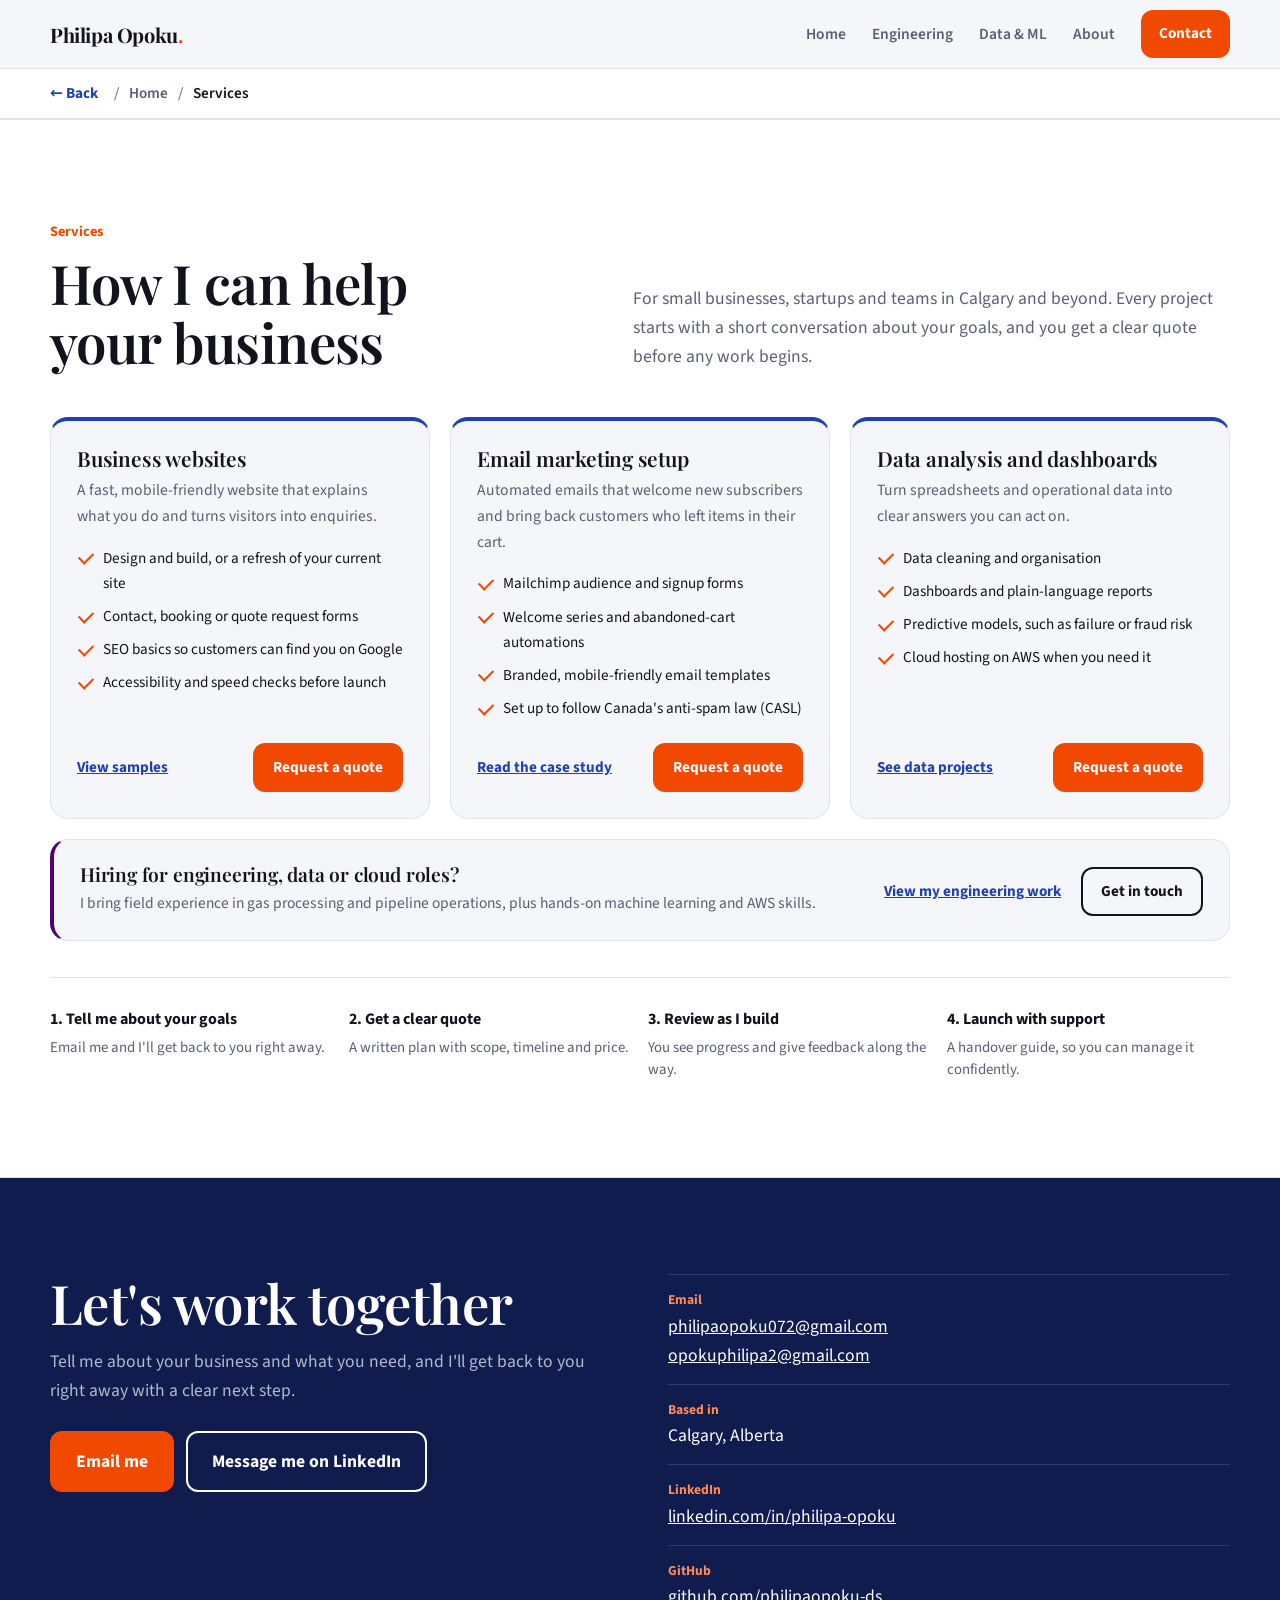
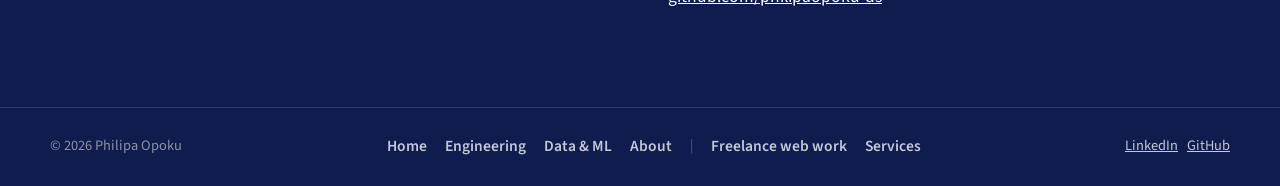
<file: services.html>
<!DOCTYPE html>
<html lang="en">
<head>
<meta charset="UTF-8">
<meta name="viewport" content="width=device-width, initial-scale=1">
<title>Services | Philipa Opoku</title>
<meta name="description" content="Business websites, email marketing setup and data analysis services for small businesses and teams, by Philipa Opoku in Calgary.">
<meta property="og:title" content="Services | Philipa Opoku">
<meta property="og:description" content="Business websites, email marketing setup and data analysis services for small businesses and teams, by Philipa Opoku in Calgary.">
<meta property="og:type" content="website">
<meta property="og:url" content="https://philipaopoku-ds.github.io/My_Portfolio_WEBSITE/services.html">
<meta property="og:image" content="https://philipaopoku-ds.github.io/My_Portfolio_WEBSITE/images/valve.jpg">
<meta name="twitter:card" content="summary_large_image">
<link rel="canonical" href="https://philipaopoku-ds.github.io/My_Portfolio_WEBSITE/services.html">
<link rel="icon" href="data:image/svg+xml,%3Csvg xmlns='http://www.w3.org/2000/svg' viewBox='0 0 64 64'%3E%3Crect width='64' height='64' rx='14' fill='%2312131C'/%3E%3Ctext x='32' y='42' font-family='Arial' font-weight='700' font-size='26' fill='%23fff' text-anchor='middle'%3EPO%3C/text%3E%3Ccircle cx='51' cy='41' r='4' fill='%23F14A00'/%3E%3C/svg%3E">

<link rel="stylesheet" href="site.css">
</head>
<body>
<header class="site">
  <div class="wrap">
    <a class="brand" href="index.html">Philipa Opoku<span>.</span></a>
    <nav aria-label="Main">
      <button class="menu-toggle" aria-expanded="false" aria-controls="nav-list">Menu</button>
      <ul id="nav-list">
        <li><a href="index.html">Home</a></li>
        <li><a href="engineering.html">Engineering</a></li>
        <li><a href="data.html">Data &amp; ML</a></li>
        <li><a href="about.html">About</a></li>
        <li><a class="btn btn-orange" href="#contact">Contact</a></li>
      </ul>
    </nav>
  </div>
</header>
<main id="top">
<div class="crumbs"><div class="wrap"><a class="back" href="index.html" id="back-link">&larr; Back</a><span aria-hidden="true">/</span><a href="index.html">Home</a><span aria-hidden="true">/</span><span>Services</span></div></div>
<section class="block services-sec" id="services" aria-labelledby="services-title">
  <div class="wrap">
    <div class="head">
      <div><span class="tag">Services</span><h1 id="services-title">How I can help your business</h1></div>
      <p>For small businesses, startups and teams in Calgary and beyond. Every project starts with a short conversation about your goals, and you get a clear quote before any work begins.</p>
    </div>
    <div class="offer-grid">
      <article class="offer">
        <h3>Business websites</h3>
        <p>A fast, mobile-friendly website that explains what you do and turns visitors into enquiries.</p>
        <ul><li>Design and build, or a refresh of your current site</li><li>Contact, booking or quote request forms</li><li>SEO basics so customers can find you on Google</li><li>Accessibility and speed checks before launch</li></ul>
        <div class="offer-links"><a href="web.html">View samples</a><a class="btn btn-orange" href="#contact">Request a quote</a></div>
      </article>
      <article class="offer">
        <h3>Email marketing setup</h3>
        <p>Automated emails that welcome new subscribers and bring back customers who left items in their cart.</p>
        <ul><li>Mailchimp audience and signup forms</li><li>Welcome series and abandoned-cart automations</li><li>Branded, mobile-friendly email templates</li><li>Set up to follow Canada's anti-spam law (CASL)</li></ul>
        <div class="offer-links"><a href="https://philipaopoku-ds.github.io/website-samples/email/" target="_blank" rel="noopener">Read the case study</a><a class="btn btn-orange" href="#contact">Request a quote</a></div>
      </article>
      <article class="offer">
        <h3>Data analysis and dashboards</h3>
        <p>Turn spreadsheets and operational data into clear answers you can act on.</p>
        <ul><li>Data cleaning and organisation</li><li>Dashboards and plain-language reports</li><li>Predictive models, such as failure or fraud risk</li><li>Cloud hosting on AWS when you need it</li></ul>
        <div class="offer-links"><a href="data.html">See data projects</a><a class="btn btn-orange" href="#contact">Request a quote</a></div>
      </article>
    </div>
    <div class="hire">
      <div><h3>Hiring for engineering, data or cloud roles?</h3><p>I bring field experience in gas processing and pipeline operations, plus hands-on machine learning and AWS skills.</p></div>
      <div class="offer-links"><a href="engineering.html">View my engineering work</a><a class="btn btn-line" href="#contact">Get in touch</a></div>
    </div>
    <ol class="process" aria-label="How a project works">
      <li><b>1. Tell me about your goals</b><span>Email me and I'll get back to you right away.</span></li>
      <li><b>2. Get a clear quote</b><span>A written plan with scope, timeline and price.</span></li>
      <li><b>3. Review as I build</b><span>You see progress and give feedback along the way.</span></li>
      <li><b>4. Launch with support</b><span>A handover guide, so you can manage it confidently.</span></li>
    </ol>
  </div>
</section>

<section class="block contact" id="contact" aria-labelledby="contact-title">
  <div class="wrap">
    <div>
      <h2 id="contact-title">Let's work together</h2>
      <p>Tell me about your business and what you need, and I'll get back to you right away with a clear next step.</p>
      <div class="contact-actions"><a class="btn btn-orange" href="mailto:philipaopoku072@gmail.com">Email me</a><a class="btn btn-ghost" href="https://www.linkedin.com/in/philipa-opoku" target="_blank" rel="noopener">Message me on LinkedIn</a></div>
    </div>
    <ul class="contact-list">
      <li><b>Email</b><a href="mailto:philipaopoku072@gmail.com">philipaopoku072@gmail.com</a><br><a href="mailto:opokuphilipa2@gmail.com">opokuphilipa2@gmail.com</a></li>
      <li><b>Based in</b><span>Calgary, Alberta</span></li>
      <li><b>LinkedIn</b><a href="https://www.linkedin.com/in/philipa-opoku" target="_blank" rel="noopener">linkedin.com/in/philipa-opoku</a></li>
      <li><b>GitHub</b><a href="https://github.com/philipaopoku-ds" target="_blank" rel="noopener">github.com/philipaopoku-ds</a></li>
    </ul>
  </div>
</section>
</main>
<footer>
  <div class="wrap">
    <span>© <span id="year">2026</span> Philipa Opoku</span>
    <nav class="foot-nav" aria-label="Footer"><a href="index.html">Home</a> <a href="engineering.html">Engineering</a> <a href="data.html">Data &amp; ML</a> <a href="about.html">About</a> <span class="foot-sep" aria-hidden="true">|</span> <a href="web.html">Freelance web work</a> <a href="services.html">Services</a></nav>
    <span><a href="https://www.linkedin.com/in/philipa-opoku" target="_blank" rel="noopener">LinkedIn</a> &nbsp; <a href="https://github.com/philipaopoku-ds" target="_blank" rel="noopener">GitHub</a></span>
  </div>
</footer>
<script>
document.getElementById('year').textContent = new Date().getFullYear();
const t = document.querySelector('.menu-toggle'), list = document.getElementById('nav-list');
t.addEventListener('click', () => { const o = list.classList.toggle('open'); t.setAttribute('aria-expanded', o); t.textContent = o ? 'Close' : 'Menu'; });
list.querySelectorAll('a').forEach(a => a.addEventListener('click', () => { list.classList.remove('open'); t.setAttribute('aria-expanded', false); t.textContent = 'Menu'; }));
const back = document.getElementById('back-link');
if (back) back.addEventListener('click', e => { if (document.referrer && new URL(document.referrer).host === location.host && history.length > 1) { e.preventDefault(); history.back(); } });
</script>
</body>
</html>
</file>
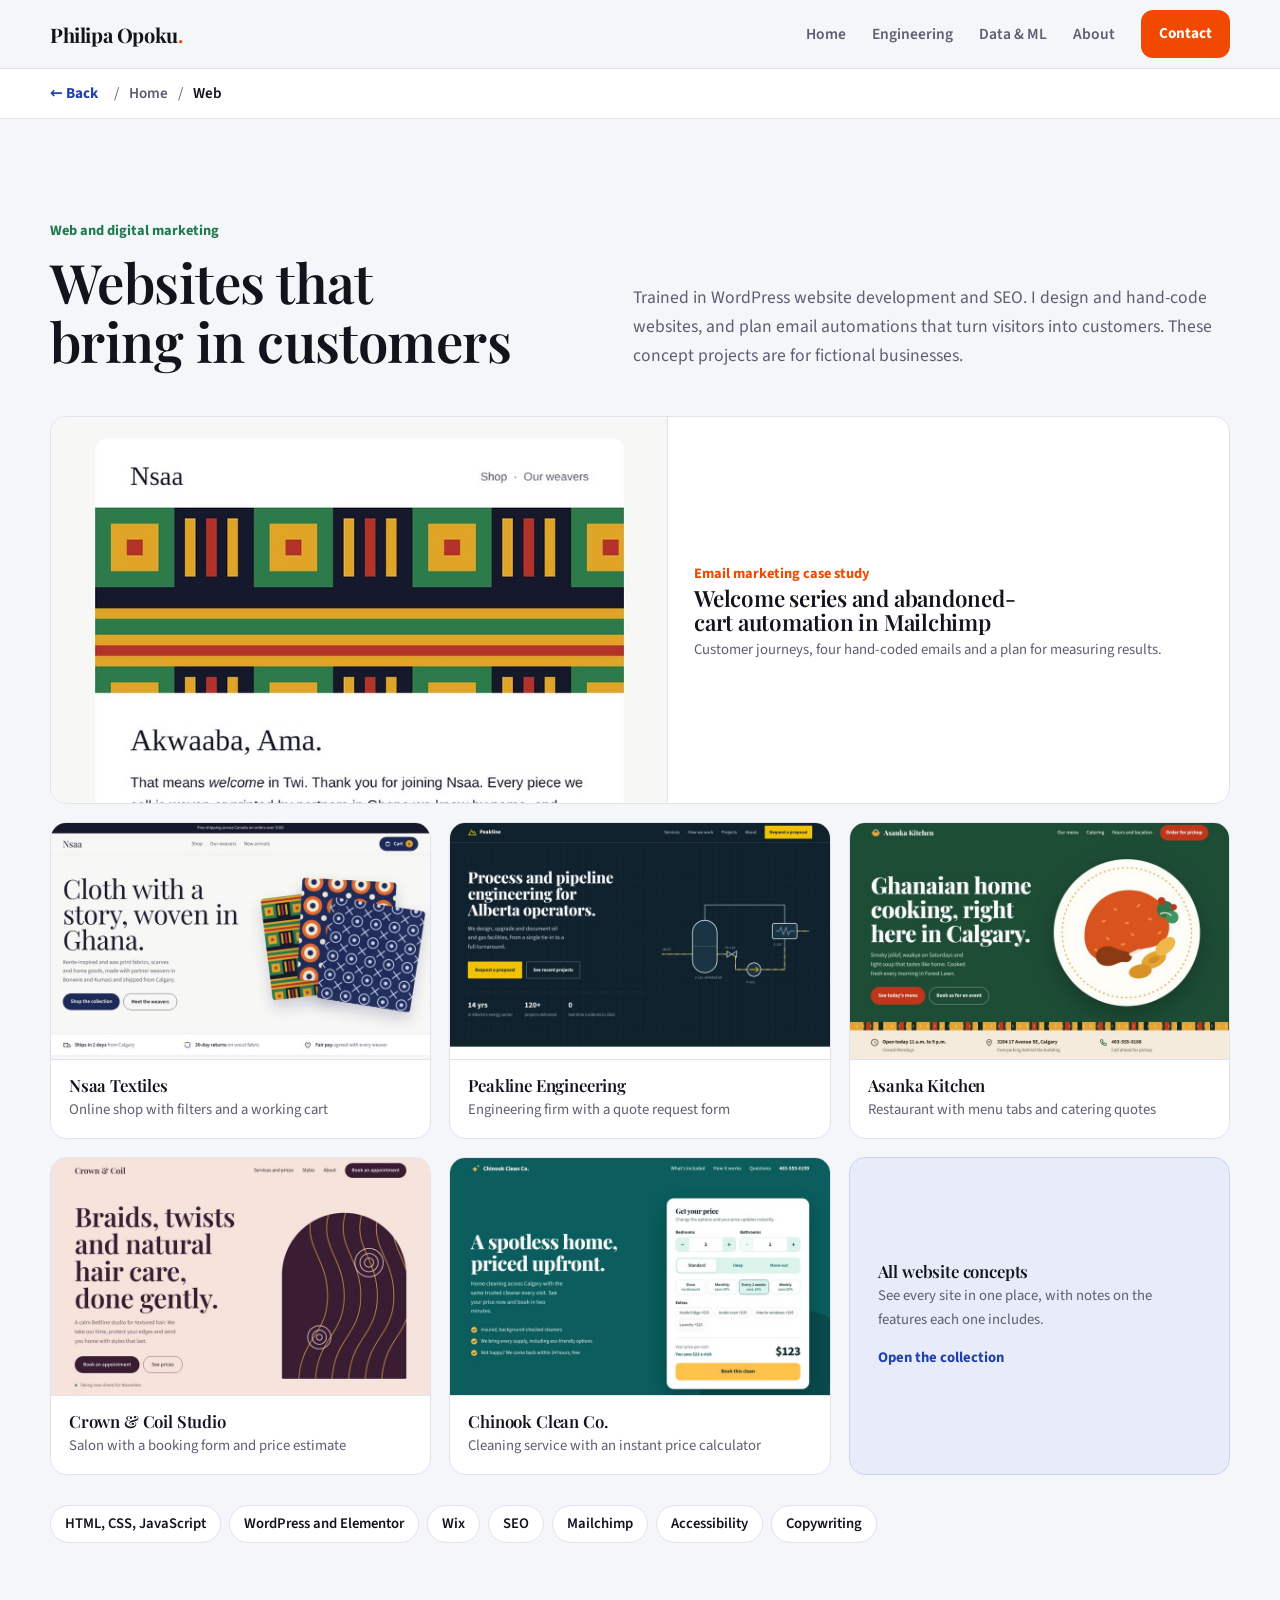
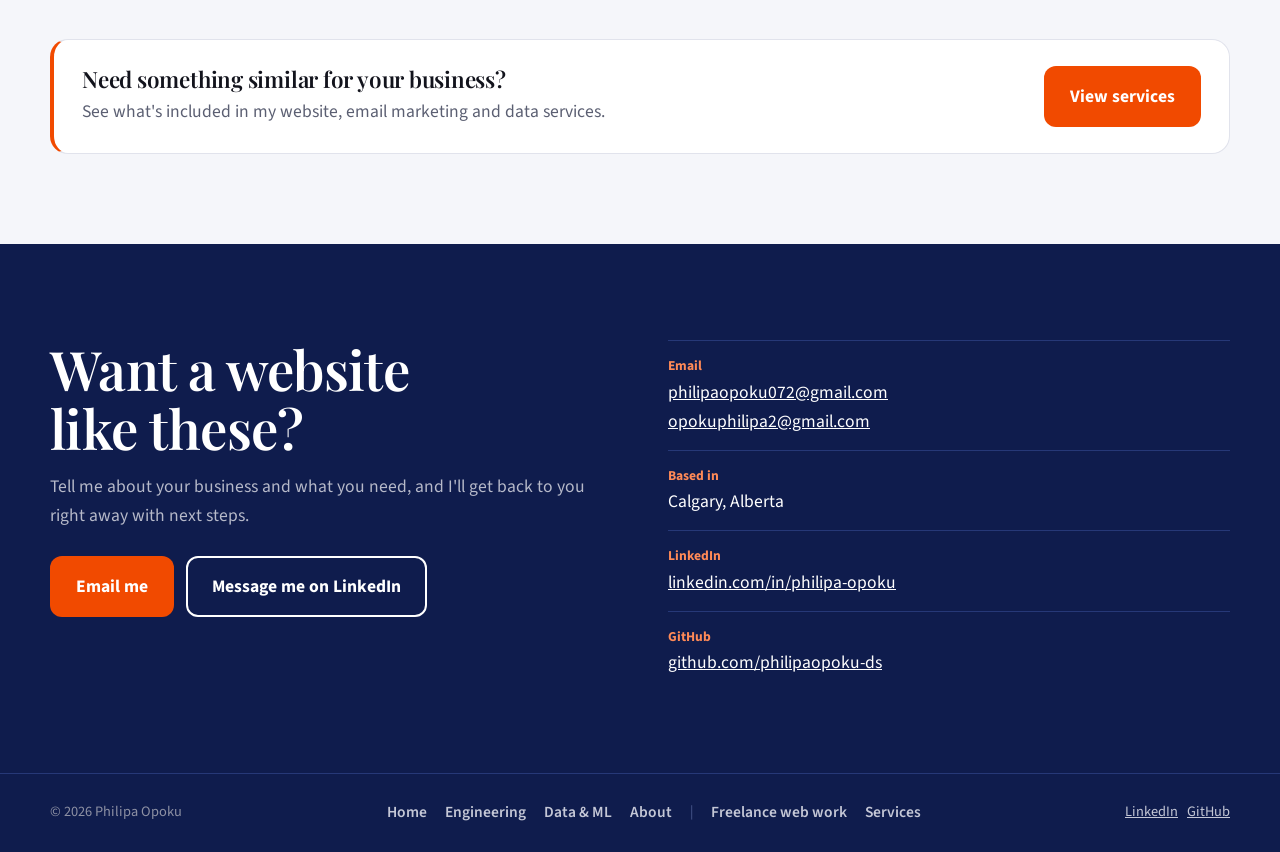
<file: web.html>
<!DOCTYPE html>
<html lang="en">
<head>
<meta charset="UTF-8">
<meta name="viewport" content="width=device-width, initial-scale=1">
<title>Websites and Digital Services | Philipa Opoku</title>
<meta name="description" content="Website concepts, email marketing automation and website, email and data services for small businesses, by Philipa Opoku in Calgary.">
<meta property="og:title" content="Websites and Digital Services | Philipa Opoku">
<meta property="og:description" content="Website concepts, email marketing automation and website, email and data services for small businesses, by Philipa Opoku in Calgary.">
<meta property="og:type" content="website">
<meta property="og:url" content="https://philipaopoku-ds.github.io/My_Portfolio_WEBSITE/web.html">
<meta property="og:image" content="https://philipaopoku-ds.github.io/My_Portfolio_WEBSITE/images/valve.jpg">
<meta name="twitter:card" content="summary_large_image">
<link rel="canonical" href="https://philipaopoku-ds.github.io/My_Portfolio_WEBSITE/web.html">
<link rel="icon" href="data:image/svg+xml,%3Csvg xmlns='http://www.w3.org/2000/svg' viewBox='0 0 64 64'%3E%3Crect width='64' height='64' rx='14' fill='%2312131C'/%3E%3Ctext x='32' y='42' font-family='Arial' font-weight='700' font-size='26' fill='%23fff' text-anchor='middle'%3EPO%3C/text%3E%3Ccircle cx='51' cy='41' r='4' fill='%23F14A00'/%3E%3C/svg%3E">

<link rel="stylesheet" href="site.css">
</head>
<body>
<header class="site">
  <div class="wrap">
    <a class="brand" href="index.html">Philipa Opoku<span>.</span></a>
    <nav aria-label="Main">
      <button class="menu-toggle" aria-expanded="false" aria-controls="nav-list">Menu</button>
      <ul id="nav-list">
        <li><a href="index.html">Home</a></li>
        <li><a href="engineering.html">Engineering</a></li>
        <li><a href="data.html">Data &amp; ML</a></li>
        <li><a href="about.html">About</a></li>
        <li><a class="btn btn-orange" href="#contact">Contact</a></li>
      </ul>
    </nav>
  </div>
</header>
<main id="top">
<div class="crumbs"><div class="wrap"><a class="back" href="index.html" id="back-link">&larr; Back</a><span aria-hidden="true">/</span><a href="index.html">Home</a><span aria-hidden="true">/</span><span>Web</span></div></div>
<section class="block" id="web" aria-labelledby="web-title">
  <div class="wrap">
    <div class="head">
      <div><span class="tag" style="color:#1F7A4D">Web and digital marketing</span><h1 id="web-title">Websites that bring in customers</h1></div>
      <p>Trained in WordPress website development and SEO. I design and hand-code websites, and plan email automations that turn visitors into customers. These concept projects are for fictional businesses.</p>
    </div>
    <div class="sites">
      <a class="site-card feature" href="https://philipaopoku-ds.github.io/website-samples/email/" target="_blank" rel="noopener">
        <img src="images/email.jpg" alt="Preview of a welcome email with a kente pattern banner and a welcome discount code" width="800" height="500" loading="lazy">
        <div><p style="color:var(--orange);font-weight:700;font-size:.9rem">Email marketing case study</p><h3>Welcome series and abandoned-cart automation in Mailchimp</h3><p>Customer journeys, four hand-coded emails and a plan for measuring results.</p></div>
      </a>
      <a class="site-card" href="https://philipaopoku-ds.github.io/website-samples/shop/" target="_blank" rel="noopener"><img src="images/shop.jpg" alt="Online fabric shop concept" width="800" height="500" loading="lazy"><div><h3>Nsaa Textiles</h3><p>Online shop with filters and a working cart</p></div></a>
      <a class="site-card" href="https://philipaopoku-ds.github.io/website-samples/engineering/" target="_blank" rel="noopener"><img src="images/engineering.jpg" alt="Engineering consultancy website concept" width="800" height="500" loading="lazy"><div><h3>Peakline Engineering</h3><p>Engineering firm with a quote request form</p></div></a>
      <a class="site-card" href="https://philipaopoku-ds.github.io/website-samples/restaurant/" target="_blank" rel="noopener"><img src="images/restaurant.jpg" alt="Ghanaian restaurant website concept" width="800" height="500" loading="lazy"><div><h3>Asanka Kitchen</h3><p>Restaurant with menu tabs and catering quotes</p></div></a>
      <a class="site-card" href="https://philipaopoku-ds.github.io/website-samples/salon/" target="_blank" rel="noopener"><img src="images/salon.jpg" alt="Hair salon website concept" width="800" height="500" loading="lazy"><div><h3>Crown &amp; Coil Studio</h3><p>Salon with a booking form and price estimate</p></div></a>
      <a class="site-card" href="https://philipaopoku-ds.github.io/website-samples/cleaning/" target="_blank" rel="noopener"><img src="images/cleaning.jpg" alt="Cleaning company website concept" width="800" height="500" loading="lazy"><div><h3>Chinook Clean Co.</h3><p>Cleaning service with an instant price calculator</p></div></a>
      <a class="site-card all" href="https://philipaopoku-ds.github.io/website-samples/" target="_blank" rel="noopener"><div><h3>All website concepts</h3><p>See every site in one place, with notes on the features each one includes.</p><p class="go">Open the collection</p></div></a>
    </div>
    <div class="skills-row" aria-label="Web and marketing skills">
      <span>HTML, CSS, JavaScript</span><span>WordPress and Elementor</span><span>Wix</span><span>SEO</span><span>Mailchimp</span><span>Accessibility</span><span>Copywriting</span>
    </div>
  </div>
</section>

<section class="cta-band"><div class="wrap"><div><h2>Need something similar for your business?</h2><p>See what's included in my website, email marketing and data services.</p></div><a class="btn btn-orange" href="services.html">View services</a></div></section>

<section class="block contact" id="contact" aria-labelledby="contact-title">
  <div class="wrap">
    <div>
      <h2 id="contact-title">Want a website like these?</h2>
      <p>Tell me about your business and what you need, and I'll get back to you right away with next steps.</p>
      <div class="contact-actions"><a class="btn btn-orange" href="mailto:philipaopoku072@gmail.com">Email me</a><a class="btn btn-ghost" href="https://www.linkedin.com/in/philipa-opoku" target="_blank" rel="noopener">Message me on LinkedIn</a></div>
    </div>
    <ul class="contact-list">
      <li><b>Email</b><a href="mailto:philipaopoku072@gmail.com">philipaopoku072@gmail.com</a><br><a href="mailto:opokuphilipa2@gmail.com">opokuphilipa2@gmail.com</a></li>
      <li><b>Based in</b><span>Calgary, Alberta</span></li>
      <li><b>LinkedIn</b><a href="https://www.linkedin.com/in/philipa-opoku" target="_blank" rel="noopener">linkedin.com/in/philipa-opoku</a></li>
      <li><b>GitHub</b><a href="https://github.com/philipaopoku-ds" target="_blank" rel="noopener">github.com/philipaopoku-ds</a></li>
    </ul>
  </div>
</section>
</main>
<footer>
  <div class="wrap">
    <span>© <span id="year">2026</span> Philipa Opoku</span>
    <nav class="foot-nav" aria-label="Footer"><a href="index.html">Home</a> <a href="engineering.html">Engineering</a> <a href="data.html">Data &amp; ML</a> <a href="about.html">About</a> <span class="foot-sep" aria-hidden="true">|</span> <a href="web.html">Freelance web work</a> <a href="services.html">Services</a></nav>
    <span><a href="https://www.linkedin.com/in/philipa-opoku" target="_blank" rel="noopener">LinkedIn</a> &nbsp; <a href="https://github.com/philipaopoku-ds" target="_blank" rel="noopener">GitHub</a></span>
  </div>
</footer>
<script>
document.getElementById('year').textContent = new Date().getFullYear();
const t = document.querySelector('.menu-toggle'), list = document.getElementById('nav-list');
t.addEventListener('click', () => { const o = list.classList.toggle('open'); t.setAttribute('aria-expanded', o); t.textContent = o ? 'Close' : 'Menu'; });
list.querySelectorAll('a').forEach(a => a.addEventListener('click', () => { list.classList.remove('open'); t.setAttribute('aria-expanded', false); t.textContent = 'Menu'; }));
const back = document.getElementById('back-link');
if (back) back.addEventListener('click', e => { if (document.referrer && new URL(document.referrer).host === location.host && history.length > 1) { e.preventDefault(); history.back(); } });
</script>
</body>
</html>
</file>
<file: site.css>
:root{
  --ink:#12131C;
  --blue:#2040AE;
  --plum:#500073;
  --orange:#F14A00;
  --paper:#F5F6FA;
  --white:#FFFFFF;
  --muted:#5B5F72;
  --line:#E1E3EC;
  --soft:#E8ECF9;
}
*{box-sizing:border-box;margin:0;padding:0}
html{scroll-behavior:smooth;scroll-padding-top:76px}
body{font-family:"Source Sans 3",system-ui,sans-serif;color:var(--ink);background:var(--paper);font-size:1.0625rem;line-height:1.65}
img{display:block;max-width:100%;height:auto}
a{color:var(--blue)}
:focus-visible{outline:3px solid var(--orange);outline-offset:3px}
.wrap{width:min(1180px,100% - 40px);margin-inline:auto}
h1,h2,h3{line-height:1.08;letter-spacing:-.025em;font-weight:800}
.btn{display:inline-block;text-decoration:none;font-weight:700;padding:14px 24px;border-radius:12px;border:2px solid transparent;font:inherit;font-weight:700;cursor:pointer}
.btn-orange{background:var(--orange);color:#fff}
.btn-orange:hover{background:#D63F00}
.btn-line{border-color:var(--ink);color:var(--ink);background:transparent}
.btn-line:hover{background:var(--ink);color:#fff}
.sr{position:absolute!important;width:1px;height:1px;overflow:hidden;clip:rect(0 0 0 0)}

/* header */
header.site{position:sticky;top:0;z-index:30;background:rgba(245,246,250,.92);backdrop-filter:blur(10px);border-bottom:1px solid var(--line)}
header.site .wrap{display:flex;align-items:center;justify-content:space-between;height:68px}
.brand{font-weight:800;font-size:1.15rem;text-decoration:none;color:var(--ink);letter-spacing:-.02em}
.brand span{color:var(--orange)}
nav ul{list-style:none;display:flex;gap:26px;align-items:center}
nav a{text-decoration:none;color:var(--muted);font-weight:600;font-size:.97rem}
nav a:hover{color:var(--ink)}
nav .btn{padding:9px 16px;color:#fff;font-size:.95rem}
.menu-toggle{display:none;background:none;border:1.5px solid var(--ink);border-radius:10px;padding:7px 14px;font:inherit;font-weight:600}

nav a[aria-current]{color:var(--ink);box-shadow:inset 0 -2px 0 var(--orange)}
nav .sep{width:1px;height:20px;background:var(--line)}
/* hero */
.hero{padding:64px 0 72px}
.hero .wrap{display:grid;grid-template-columns:1.1fr .9fr;gap:56px;align-items:center}
.hero .hello{font-weight:700;color:var(--plum)}
.hero h1{font-size:clamp(2.6rem,5.6vw,4.6rem);margin-top:10px}
.hero h1 .accent{color:var(--blue)}
.hero p.lead{margin-top:20px;font-size:1.18rem;color:var(--muted);max-width:44ch}
.hero .actions{margin-top:30px;display:flex;gap:12px;flex-wrap:wrap}
.proof{margin-top:40px;display:grid;grid-template-columns:repeat(3,1fr);gap:18px;border-top:1px solid var(--line);padding-top:24px}
.proof strong{display:block;font-size:1.5rem;letter-spacing:-.02em}
.proof span{color:var(--muted);font-size:.92rem;line-height:1.4;display:block}
.hero figure{position:relative}
.hero figure img{border-radius:22px;aspect-ratio:4/5;object-fit:cover;width:100%;box-shadow:0 30px 60px #12131c26}
.hero figcaption{position:absolute;left:18px;bottom:18px;right:18px;background:rgba(18,19,28,.82);color:#fff;border-radius:14px;padding:12px 16px;font-size:.92rem;line-height:1.45}
.hero figcaption b{color:#FFB08A}

/* sides */
.sides{padding:0 0 80px}
.sides ul{list-style:none;display:grid;grid-template-columns:repeat(4,1fr);gap:16px}
.sides a{display:block;height:100%;text-decoration:none;color:var(--ink);background:var(--white);border:1px solid var(--line);border-radius:18px;padding:22px;transition:border-color .2s,transform .2s}
.sides a:hover{border-color:var(--blue);transform:translateY(-2px)}
.hub-title{font-size:.9rem;font-weight:700;letter-spacing:0;color:var(--muted);text-transform:uppercase;margin-bottom:14px}
.routes{margin-top:16px;display:grid;grid-template-columns:1fr 1fr;gap:16px}
.routes a{display:flex;flex-wrap:wrap;gap:4px 8px;align-items:center;text-decoration:none;color:var(--ink);font-weight:700;background:var(--soft);border:1px solid #CBD3F2;border-radius:14px;padding:16px 20px}
.routes a:hover{border-color:var(--blue)}
.routes span{color:var(--muted);font-weight:600}
.routes b{color:var(--blue);margin-left:auto}
.sides .ic{width:44px;height:44px;border-radius:12px;display:grid;place-items:center;margin-bottom:14px}
.sides h2{font-size:1.15rem}
.sides p{color:var(--muted);font-size:.95rem;margin-top:6px;line-height:1.5}

section.block{padding:96px 0}
.head{display:grid;grid-template-columns:1fr 1.1fr;gap:40px;align-items:end;margin-bottom:46px}
.head .tag{display:inline-block;font-weight:700;font-size:.9rem;color:var(--orange);margin-bottom:10px}
.head h2{font-size:clamp(2.1rem,4.4vw,3.4rem)}
.head p{color:var(--muted)}

/* engineering */
.eng{background:#0F1C4D;color:#fff}
.eng .head p{color:#B6B9C9}
.eng .head .tag{color:#FF8A57}
.stories{display:grid;grid-template-columns:repeat(3,1fr);gap:18px}
.story{background:#16255E;border:1px solid #263877;border-radius:18px;padding:26px}
.story.wide{grid-column:span 2;display:grid;grid-template-columns:1fr 1fr;gap:26px;align-items:center}
.story.full{grid-column:1/-1;grid-template-columns:1.3fr 1fr}
.story.wide img{border-radius:12px;aspect-ratio:4/3;object-fit:cover;width:100%}
.story h3{font-size:1.22rem}
.story .kind{font-size:.85rem;font-weight:700;color:#FF8A57;margin-bottom:8px;display:block}
.story p{color:#C4C7D6;margin-top:10px;font-size:.98rem}
.story .result{margin-top:14px;padding-top:14px;border-top:1px solid #263877;color:#fff;font-weight:600;font-size:.95rem}
.gallery{margin-top:44px;display:grid;grid-template-columns:repeat(4,1fr);gap:12px}
.gallery figure{position:relative;border-radius:14px;overflow:hidden;background:#16255E}
.gallery figure.tall{grid-row:span 2}
.gallery img{width:100%;height:100%;object-fit:cover;aspect-ratio:4/3}
.gallery figure img{height:100%}
.gallery figure.tall img{aspect-ratio:auto}
.gallery figcaption{position:absolute;left:0;right:0;bottom:0;padding:26px 14px 12px;background:linear-gradient(transparent,rgba(10,11,18,.88));font-size:.86rem;line-height:1.35;color:#fff}
.research{margin-top:44px;display:grid;grid-template-columns:1fr 1fr;gap:18px}
.research article{background:#16255E;border:1px solid #263877;border-radius:18px;padding:26px}
.research h3{font-size:1.22rem}
.research .kind{font-size:.85rem;font-weight:700;color:#FF8A57;margin-bottom:8px;display:block}
.research p{color:#C4C7D6;margin-top:10px;font-size:.98rem}
.research .result{color:#fff;font-weight:600;border-top:1px solid #263877;padding-top:14px;margin-top:14px}
.research .cite{font-size:.88rem;color:#9EA2B6;border-left:3px solid #FF8A57;padding-left:12px;margin-top:14px}
.tools{margin-top:22px;display:flex;flex-wrap:wrap;gap:8px}
.tools span{border:1px solid #2F4385;border-radius:999px;padding:6px 14px;font-size:.92rem;font-weight:600;color:#E3E5EE}
.earlier{margin-top:44px;display:grid;grid-template-columns:1fr 1fr;gap:18px}
.earlier div{border:1px solid #263877;border-radius:16px;padding:22px}
.earlier h3{font-size:1.08rem}
.earlier p{color:#C4C7D6;font-size:.96rem;margin-top:8px}

/* data */
.projects{display:grid;grid-template-columns:repeat(3,1fr);gap:20px}
.project{background:var(--white);border:1px solid var(--line);border-radius:18px;overflow:hidden;display:flex;flex-direction:column}
.project > img{aspect-ratio:16/9;object-fit:cover;width:100%}
.project .body{padding:22px;display:flex;flex-direction:column;gap:10px;flex:1}
.project h3{font-size:1.2rem}
.project p{color:var(--muted);font-size:.96rem}
.metrics{display:flex;gap:8px;flex-wrap:wrap}
.metrics span{background:var(--soft);color:var(--blue);font-weight:700;font-size:.85rem;padding:4px 10px;border-radius:999px}
.stack{font-size:.88rem;color:var(--muted)}
.links{margin-top:auto;display:flex;gap:16px;padding-top:8px}
.links a{font-weight:700;font-size:.95rem}

/* cloud */
.cloud{background:var(--white);border-block:1px solid var(--line)}
.cloud-grid{display:grid;grid-template-columns:.9fr 1.1fr;gap:28px;align-items:start}
.cert{border-radius:20px;padding:30px;background:linear-gradient(135deg,var(--blue),var(--plum));color:#fff}
.cert .badge{width:64px;height:64px;border-radius:16px;background:#fff;display:grid;place-items:center;margin-bottom:18px}
.cert h3{font-size:1.5rem}
.cert p{color:#DCE0F5;margin-top:8px}
.cert .next{margin-top:22px;padding-top:18px;border-top:1px solid #ffffff33}
.cert .next b{color:#fff}
.roadmap{display:grid;gap:12px}
.road{display:grid;grid-template-columns:1fr auto;gap:6px 16px;border:1px solid var(--line);border-radius:16px;padding:18px 20px;background:var(--paper)}
.road h3{font-size:1.05rem}
.road p{grid-column:1/-1;color:var(--muted);font-size:.94rem}
.road .status{font-size:.8rem;font-weight:700;padding:3px 10px;border-radius:999px;background:#FFF0E8;color:#B53800;align-self:start;white-space:nowrap}
.road .aws{grid-column:1/-1;font-size:.85rem;color:var(--blue);font-weight:600}

/* web */
.sites{display:grid;grid-template-columns:repeat(3,1fr);gap:18px}
.site-card{display:block;text-decoration:none;color:var(--ink);background:var(--white);border:1px solid var(--line);border-radius:16px;overflow:hidden;transition:border-color .2s}
.site-card:hover{border-color:var(--blue)}
.site-card img{aspect-ratio:16/10;object-fit:cover;width:100%;border-bottom:1px solid var(--line)}
.site-card div{padding:16px 18px}
.site-card h3{font-size:1.05rem}
.site-card p{color:var(--muted);font-size:.92rem;margin-top:4px}
.site-card.feature{grid-column:1/-1;display:grid;grid-template-columns:1.1fr 1fr}
.site-card.all{display:flex;flex-direction:column;justify-content:center;background:var(--soft);border-color:#CBD3F2;padding:28px}
.site-card.all div{padding:0}
.site-card.all .go{margin-top:14px;font-weight:700;color:var(--blue)}
.site-card.feature img{height:100%;border-bottom:none;border-right:1px solid var(--line)}
.site-card.feature div{padding:26px;align-self:center}
.site-card.feature h3{font-size:1.4rem}
.skills-row{margin-top:30px;display:flex;flex-wrap:wrap;gap:8px}
.skills-row span{border:1px solid var(--line);background:var(--white);border-radius:999px;padding:6px 14px;font-size:.92rem;font-weight:600}

/* services */
.services-sec{background:var(--white);border-block:1px solid var(--line)}
.services-sec .offer,.services-sec .hire{background:var(--paper)}
.offer-grid{display:grid;grid-template-columns:repeat(3,1fr);gap:20px}
.offer{background:var(--white);border:1px solid var(--line);border-top:4px solid var(--blue);border-radius:18px;padding:26px;display:flex;flex-direction:column}
.offer h3{font-size:1.3rem}
.offer > p{color:var(--muted);margin-top:8px;font-size:.98rem}
.offer ul{margin:16px 0 22px;padding-left:0;list-style:none;display:grid;gap:8px;font-size:.95rem}
.offer li{padding-left:26px;position:relative}
.offer li::before{content:"";position:absolute;left:2px;top:.45em;width:12px;height:7px;border-left:2.5px solid var(--orange);border-bottom:2.5px solid var(--orange);transform:rotate(-45deg)}
.offer-links{margin-top:auto;display:flex;align-items:center;justify-content:space-between;gap:12px;flex-wrap:wrap}
.offer-links > a:not(.btn){font-weight:700;font-size:.95rem}
.offer-links .btn{padding:10px 18px;font-size:.95rem}
.hire{margin-top:20px;display:grid;grid-template-columns:1.4fr auto;gap:24px;align-items:center;background:var(--white);border:1px solid var(--line);border-left:4px solid var(--plum);border-radius:18px;padding:24px 26px}
.hire h3{font-size:1.2rem}
.hire p{color:var(--muted);margin-top:6px;font-size:.97rem}
.hire .offer-links{gap:20px}
.process{list-style:none;margin-top:36px;display:grid;grid-template-columns:repeat(4,1fr);gap:16px;border-top:1px solid var(--line);padding-top:28px}
.process b{display:block;font-size:1rem}
.process span{color:var(--muted);font-size:.93rem;line-height:1.5;display:block;margin-top:4px}
/* journey */
.journey ol{list-style:none;position:relative;display:grid;gap:0}
.journey ol::before{content:"";position:absolute;left:11px;top:8px;bottom:8px;width:2px;background:var(--line)}
.journey li{position:relative;padding:0 0 26px 44px}
.journey li::before{content:"";position:absolute;left:4px;top:6px;width:16px;height:16px;border-radius:50%;background:var(--white);border:3px solid var(--blue)}
.journey li.now::before{background:var(--orange);border-color:var(--orange)}
.journey h3{font-size:1.1rem}
.journey .when{display:block;font-size:.85rem;font-weight:700;color:var(--blue);margin-bottom:2px}
.beyond{margin-top:12px;background:var(--white);border:1px solid var(--line);border-left:4px solid var(--orange);border-radius:16px;padding:24px 26px}
.beyond h3{font-size:1.2rem!important}
.beyond p{color:var(--muted);margin-top:10px}
.journey p{color:var(--muted);font-size:.96rem}
.journey-grid{display:grid;grid-template-columns:.8fr 1.2fr;gap:56px;align-items:start}
.about-card{background:var(--white);border:1px solid var(--line);border-radius:20px;padding:28px;position:sticky;top:96px}
.about-card img{width:120px;height:120px;border-radius:50%;object-fit:cover;border:4px solid var(--soft)}
.about-card h3{margin-top:16px;font-size:1.3rem}
.about-card p{color:var(--muted);margin-top:8px;font-size:.97rem}

/* contact */
.contact{background:#0F1C4D;color:#fff}
.contact .wrap{display:grid;grid-template-columns:1fr 1fr;gap:56px;align-items:start}
.contact h2{font-size:clamp(2.1rem,4.4vw,3.4rem)}
.contact p{color:#B6B9C9;margin-top:14px}
.contact-list{list-style:none;margin-top:28px;display:grid;gap:14px}
.contact-list li{border-top:1px solid #263877;padding-top:14px}
.contact-list b{display:block;font-size:.85rem;color:#FF8A57}
.contact-list a{color:#fff}
.foot-nav{display:flex;gap:18px}
form{background:#16255E;border:1px solid #263877;border-radius:20px;padding:28px;display:grid;gap:16px}
label{font-weight:600;font-size:.93rem;display:block;margin-bottom:6px}
input,select,textarea{width:100%;font:inherit;padding:12px 14px;border-radius:10px;border:1.5px solid #2F4385;background:#0F1C4D;color:#fff}
input:focus,select:focus,textarea:focus{outline:3px solid var(--orange);outline-offset:0;border-color:var(--orange)}
textarea{min-height:120px;resize:vertical}
footer{background:#0F1C4D;color:#8E91A4;border-top:1px solid #263877;padding:26px 0;font-size:.9rem}
footer .wrap{display:flex;justify-content:space-between;gap:16px;flex-wrap:wrap}
footer a{color:#C4C7D6}

@media (max-width:1000px){
  .sides ul{grid-template-columns:1fr 1fr}
  .stories{grid-template-columns:1fr 1fr}
  .projects,.sites{grid-template-columns:1fr 1fr}
  .gallery{grid-template-columns:repeat(3,1fr)}
}
@media (max-width:1000px){.offer-grid{grid-template-columns:1fr}.process{grid-template-columns:1fr 1fr}}
@media (max-width:900px){
  nav ul{display:none;position:absolute;top:68px;left:0;right:0;background:var(--paper);flex-direction:column;align-items:flex-start;padding:20px;gap:16px;border-bottom:1px solid var(--line)}
  nav ul.open{display:flex}
  nav .sep{display:none}
  .menu-toggle{display:block}
}
@media (max-width:820px){
  .routes,.hire{grid-template-columns:1fr}
  nav ul{display:none;position:absolute;top:68px;left:0;right:0;background:var(--paper);flex-direction:column;align-items:flex-start;padding:20px;gap:16px;border-bottom:1px solid var(--line)}
  nav ul.open{display:flex}
  .menu-toggle{display:block}
  .hero{padding:36px 0 56px}
  .hero .wrap,.head,.cloud-grid,.journey-grid,.contact .wrap,.earlier{grid-template-columns:1fr;gap:28px}
  .hero figure img{aspect-ratio:4/3}
  .about-card{position:static}
  .story.wide,.story.full{grid-column:auto;grid-template-columns:1fr}
  .site-card.feature{grid-column:auto;grid-template-columns:1fr}
  .site-card.feature img{border-right:none;border-bottom:1px solid var(--line)}
  section.block{padding:68px 0}
}
@media (max-width:600px){
  .sides ul,.stories,.projects,.sites{grid-template-columns:1fr}
  .gallery{grid-template-columns:1fr 1fr}
  .gallery figure.tall{grid-row:auto}
  .research{grid-template-columns:1fr!important}
  .proof{grid-template-columns:1fr;gap:14px}
  .process{grid-template-columns:1fr}
}
@media (prefers-reduced-motion:reduce){html{scroll-behavior:auto}.sides a,.site-card{transition:none}}

/* multi-page additions */
nav a[aria-current]{color:var(--ink);box-shadow:inset 0 -2px 0 var(--orange)}
.hero h1{font-size:clamp(2.1rem,4.2vw,3.5rem);line-height:1.1}
.paths{padding:0 0 88px}
.path-grid{display:grid;grid-template-columns:1.25fr 1fr;gap:18px}
.path{display:flex;flex-direction:column;text-decoration:none;color:var(--ink);background:var(--white);border:1px solid var(--line);border-radius:20px;padding:28px;transition:border-color .2s,transform .2s}
.path:hover{border-color:var(--blue);transform:translateY(-2px)}
.path.main{border-top:4px solid var(--orange)}
.path h3{font-size:1.4rem;margin-top:4px}
.path p{color:var(--muted);margin-top:8px;flex:1}
.path .go{margin-top:18px;font-weight:700;color:var(--blue)}
.path .ic{width:44px;height:44px;border-radius:12px;display:grid;place-items:center;margin-bottom:12px}
.also{margin-top:18px;color:var(--muted)}
.also a{font-weight:700}
.cloud-one{display:grid;grid-template-columns:1fr 1fr;gap:40px;align-items:center}
.cloud-one h2{font-size:clamp(2.1rem,4.4vw,3.4rem)}
.cloud-one p{color:var(--muted);margin-top:14px}
.cloud-one .cert p{color:#DCE0F5}
.contact-actions{margin-top:26px;display:flex;gap:12px;flex-wrap:wrap}
.btn-ghost{border-color:#fff;color:#fff}
.btn-ghost:hover{background:#fff;color:var(--ink)}
.contact .contact-list{margin-top:0}
.foot-nav{flex-wrap:wrap;gap:8px 18px}
.also-row{margin-top:18px;display:grid;grid-template-columns:repeat(3,1fr);gap:14px}
.also-row a{display:block;text-decoration:none;color:var(--ink);font-weight:700;background:var(--soft);border:1px solid #CBD3F2;border-radius:14px;padding:16px 18px;font-size:.97rem}
.also-row a:hover{border-color:var(--blue)}
.also-row span{display:block;font-size:.8rem;text-transform:uppercase;letter-spacing:.04em;color:var(--orange);margin-bottom:4px}
.cta-band{padding:0 0 90px}
.cta-band .wrap{display:flex;justify-content:space-between;align-items:center;gap:24px;flex-wrap:wrap;background:var(--white);border:1px solid var(--line);border-left:4px solid var(--orange);border-radius:18px;padding:26px 28px}
.cta-band h2{font-size:1.4rem}
.cta-band p{color:var(--muted);margin-top:6px}
@media (max-width:820px){.also-row{grid-template-columns:1fr}}
@media (max-width:820px){.path-grid,.cloud-one{grid-template-columns:1fr}}
@media (prefers-reduced-motion:reduce){.path{transition:none}}
.head h1{font-size:clamp(2.1rem,4.4vw,3.4rem)}

/* typography: Playfair Display headings + Source Sans 3 body */
@font-face{font-family:"Playfair Display";src:url("fonts/playfair-display-latin-wght-normal.woff2") format("woff2");font-weight:400 900;font-display:swap}
@font-face{font-family:"Source Sans 3";src:url("fonts/source-sans-3-latin-wght-normal.woff2") format("woff2");font-weight:200 900;font-display:swap}
body{font-family:"Source Sans 3",system-ui,-apple-system,"Segoe UI",sans-serif;font-size:1.1rem}
h1,h2,h3{font-family:"Playfair Display",Georgia,"Times New Roman",serif;font-weight:600;letter-spacing:-.01em;text-wrap:balance}
.brand{font-family:"Playfair Display",Georgia,serif;font-weight:700;font-size:1.25rem}
.hub-title{font-family:"Source Sans 3",system-ui,sans-serif;font-weight:700;letter-spacing:.06em}
.hero p.lead{max-width:50ch}
.proof strong{font-family:"Playfair Display",Georgia,serif;font-weight:600}
h1,h2,h3,.brand,.proof strong{font-variant-numeric:lining-nums}
.research article.conf{grid-column:1/-1;border-left:4px solid #FF8A57}
.project.feature{grid-column:1/-1;display:grid;grid-template-columns:1.15fr 1fr}
.project.feature > img{aspect-ratio:auto;height:100%;object-fit:cover;object-position:left top;border-right:1px solid var(--line)}
.project.feature .body{padding:30px;justify-content:center}
.project.feature h3{font-size:1.5rem}
.project .new{font-size:.8rem;font-weight:700;letter-spacing:.04em;text-transform:uppercase;color:var(--orange)}
@media (max-width:820px){.project.feature{grid-column:auto;grid-template-columns:1fr}.project.feature > img{border-right:none;border-bottom:1px solid var(--line);aspect-ratio:16/10}}
/* back link and breadcrumb */
.crumbs{border-bottom:1px solid var(--line);background:var(--white)}
.crumbs .wrap{display:flex;align-items:center;gap:10px;padding:12px 0;font-size:.95rem;color:var(--muted)}
.crumbs a{color:var(--muted);text-decoration:none;font-weight:600}
.crumbs a:hover{color:var(--ink)}
.crumbs .back{color:var(--blue);font-weight:700;margin-right:6px}
.crumbs span:last-child{color:var(--ink);font-weight:600}
/* learning section */
.learn{padding:0 0 72px}
.learn .wrap{background:var(--white);border:1px solid var(--line);border-radius:22px;padding:40px}
.learn-head{max-width:72ch}
.learn-head .tag{display:inline-block;font-weight:700;font-size:.9rem;color:var(--orange);margin-bottom:8px}
.learn-head h2{font-size:clamp(1.8rem,3.4vw,2.6rem)}
.learn-head p{color:var(--muted);margin-top:14px;font-size:1.12rem}
.learn-grid{margin-top:30px;display:grid;grid-template-columns:1fr 1fr;gap:20px}
.learn-col{background:var(--paper);border-radius:16px;padding:24px 26px}
.learn-col h3{font-size:1.25rem}
.learn-col ul{list-style:none;margin-top:14px;display:grid;gap:12px}
.learn-col li{position:relative;padding-left:24px;color:var(--ink)}
.learn-col li::before{content:"";position:absolute;left:2px;top:.62em;width:8px;height:8px;border-radius:50%;background:var(--orange)}
.learn-col:last-child li::before{background:var(--blue)}
@media (max-width:820px){.learn-grid{grid-template-columns:1fr}.learn .wrap{padding:26px 22px}}
/* cloud projects in progress */
.builds{margin-top:44px}
.builds-title{font-size:1.4rem}
.build-grid{margin-top:16px;display:grid;grid-template-columns:1fr 1fr;gap:18px}
.build{background:var(--paper);border:1px solid var(--line);border-radius:16px;padding:22px 24px}
.build-top{display:flex;justify-content:space-between;align-items:flex-start;gap:12px}
.build h4{font-family:"Playfair Display",Georgia,serif;font-weight:600;font-size:1.15rem;line-height:1.2}
.build p{color:var(--muted);margin-top:10px;font-size:.98rem}
.build .aws{color:var(--blue);font-weight:600;font-size:.88rem}
.pill{flex-shrink:0;font-size:.8rem;font-weight:700;padding:4px 11px;border-radius:999px;white-space:nowrap}
.pill.progress{background:#FFF0E8;color:#B53800}
.pill.next-up{background:var(--soft);color:var(--blue)}
.pill.live{background:#E7F4EC;color:#1F6B43}
@media (max-width:820px){.build-grid{grid-template-columns:1fr}}
.build-grid{grid-template-columns:repeat(6,1fr)}
.build-grid .build{grid-column:span 2;display:flex;flex-direction:column}
.build-grid .build:nth-child(-n+2){grid-column:span 3}
.build .aws{margin-top:auto;padding-top:12px}
.pill.planned{background:var(--white);color:var(--muted);border:1px solid var(--line)}
@media (max-width:1000px){.build-grid{grid-template-columns:1fr 1fr}.build-grid .build,.build-grid .build:nth-child(-n+2){grid-column:auto}.build-grid .build:last-child{grid-column:1/-1}}
@media (max-width:820px){.build-grid{grid-template-columns:1fr}.build-grid .build:last-child{grid-column:auto}}
.build .build-link{margin-top:10px}.build .build-link a{font-weight:700}
/* engineering work cards */
.work-head{margin-top:56px;display:flex;justify-content:space-between;align-items:baseline;gap:16px;flex-wrap:wrap}
.work-head h2{font-size:clamp(1.6rem,3vw,2.2rem);color:#fff}
.work-head p{color:#B6B9C9;font-size:.95rem}
.work{margin-top:18px;display:grid;grid-template-columns:repeat(3,1fr);gap:16px;align-items:start}
.job{background:#16255E;border:1px solid #263877;border-radius:16px}
.job summary{list-style:none;cursor:pointer;padding:22px 22px 18px;display:block}
.job summary::-webkit-details-marker{display:none}
.job summary:focus-visible{outline:3px solid var(--orange);outline-offset:2px;border-radius:16px}
.job .kind{font-size:.85rem;font-weight:700;color:#FF8A57;display:block;margin-bottom:8px}
.job h3{font-size:1.18rem;color:#fff}
.job summary p{color:#C4C7D6;margin-top:8px;font-size:.96rem}
.job .more{display:inline-block;margin-top:12px;font-weight:700;font-size:.9rem;color:#9DB4FF}
.job .more::after{content:" +"}
.job[open] .more::after{content:" \2212"}
.job[open]{grid-column:1/-1}
.job[open] .more{color:#fff}
.job-body{padding:0 22px 22px;border-top:1px solid #263877;margin:0 22px;padding-left:0;padding-right:0;padding-top:16px;color:#C4C7D6}
.job-body p{font-size:.98rem}
.job-body ul{margin-top:10px;padding-left:20px;display:grid;gap:8px;font-size:.97rem}
.job-body b{color:#fff}
.ghana{margin-top:16px;display:grid;grid-template-columns:.9fr 1.1fr;gap:26px;background:#16255E;border:1px solid #263877;border-left:4px solid #FF8A57;border-radius:16px;padding:26px}
.ghana .kind{font-size:.85rem;font-weight:700;color:#FF8A57;display:block;margin-bottom:8px}
.ghana h3{font-size:1.3rem;color:#fff}
.ghana p{color:#C4C7D6;margin-top:10px}
.ghana ul{padding-left:20px;display:grid;gap:8px;color:#C4C7D6;font-size:.97rem}
.ghana b{color:#fff}
.earlier.one{grid-template-columns:1fr}
@media (max-width:1000px){.work{grid-template-columns:1fr 1fr}}
@media (max-width:820px){.work,.ghana{grid-template-columns:1fr}}
@media (max-width:600px){.work{grid-template-columns:1fr}}
.also-row.two{grid-template-columns:1fr 1fr}.foot-sep{color:#4B5A8F}@media (max-width:820px){.also-row.two{grid-template-columns:1fr}}
.cert .verify{margin-top:16px}.cert .verify a{display:inline-block;background:#fff;color:var(--blue);font-weight:700;text-decoration:none;padding:9px 16px;border-radius:10px}.cert .verify a:hover{background:#FFF0E8;color:#B53800}
</file>
